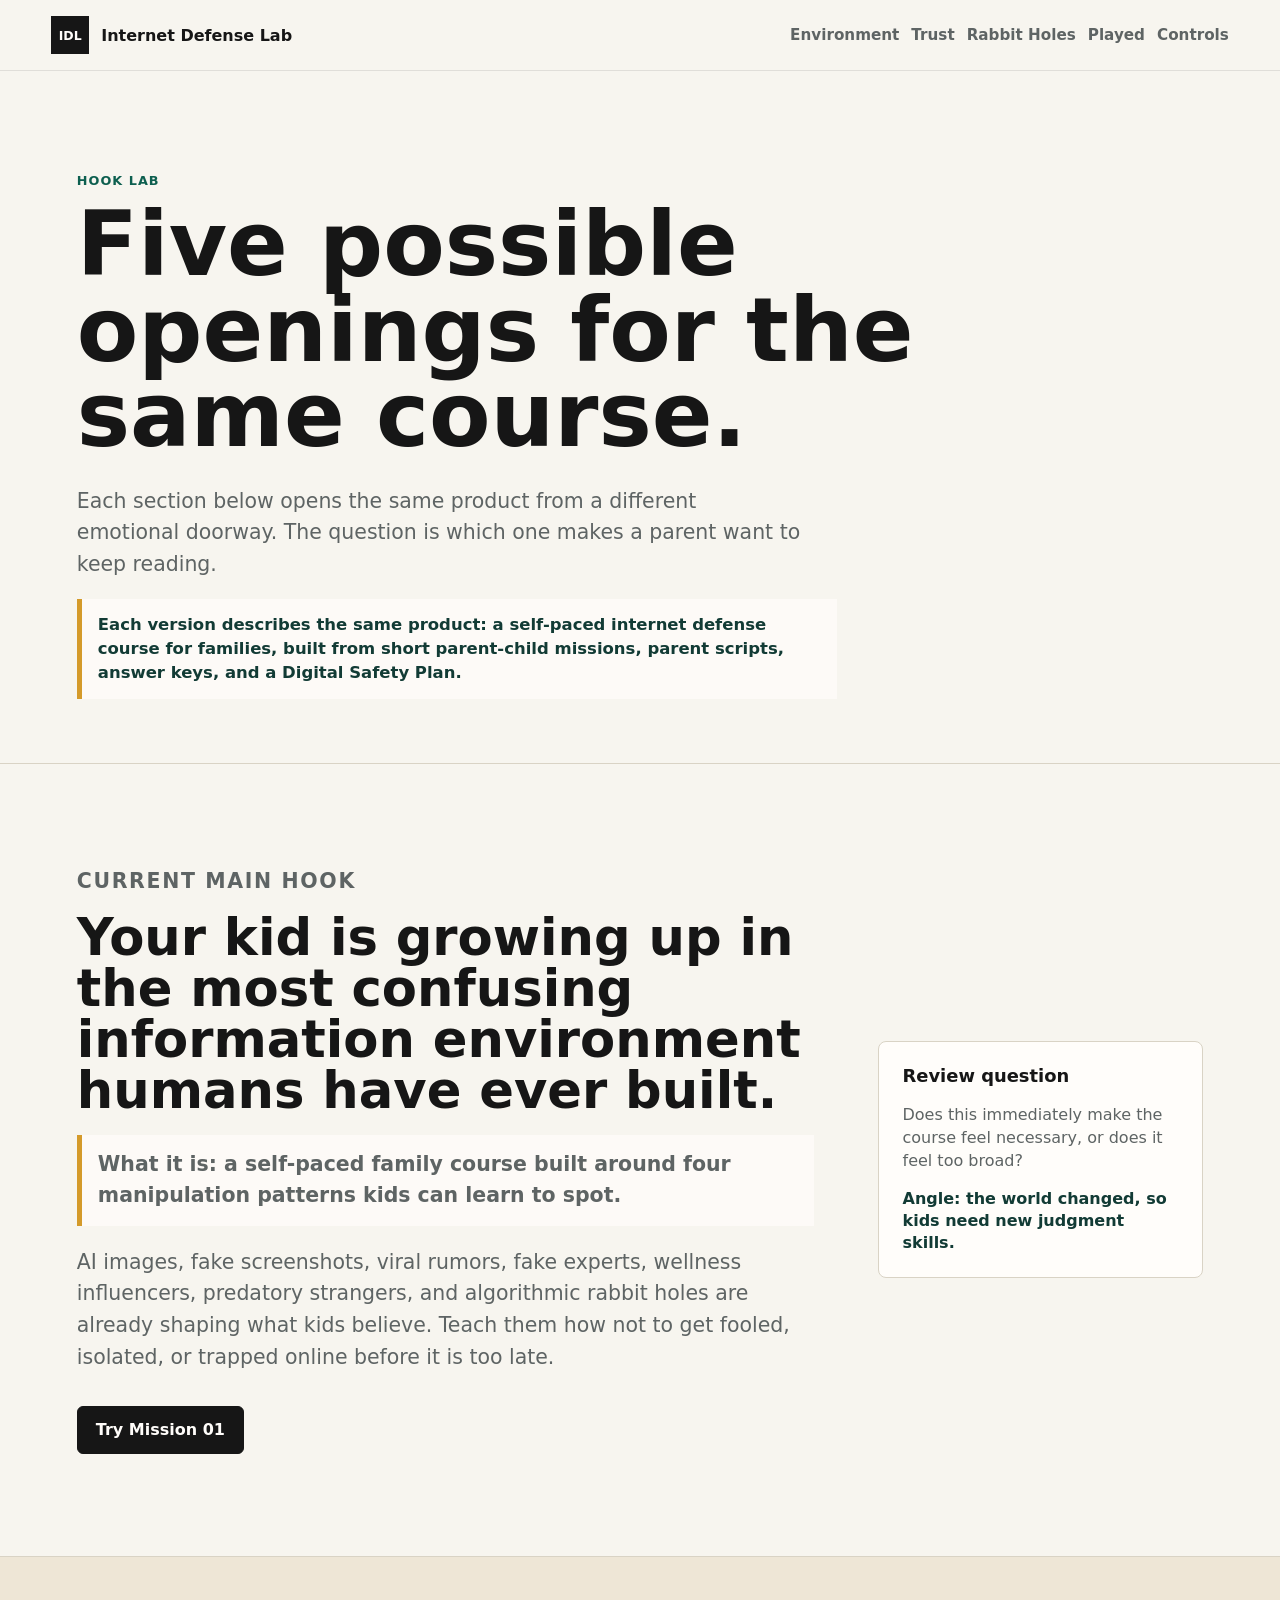
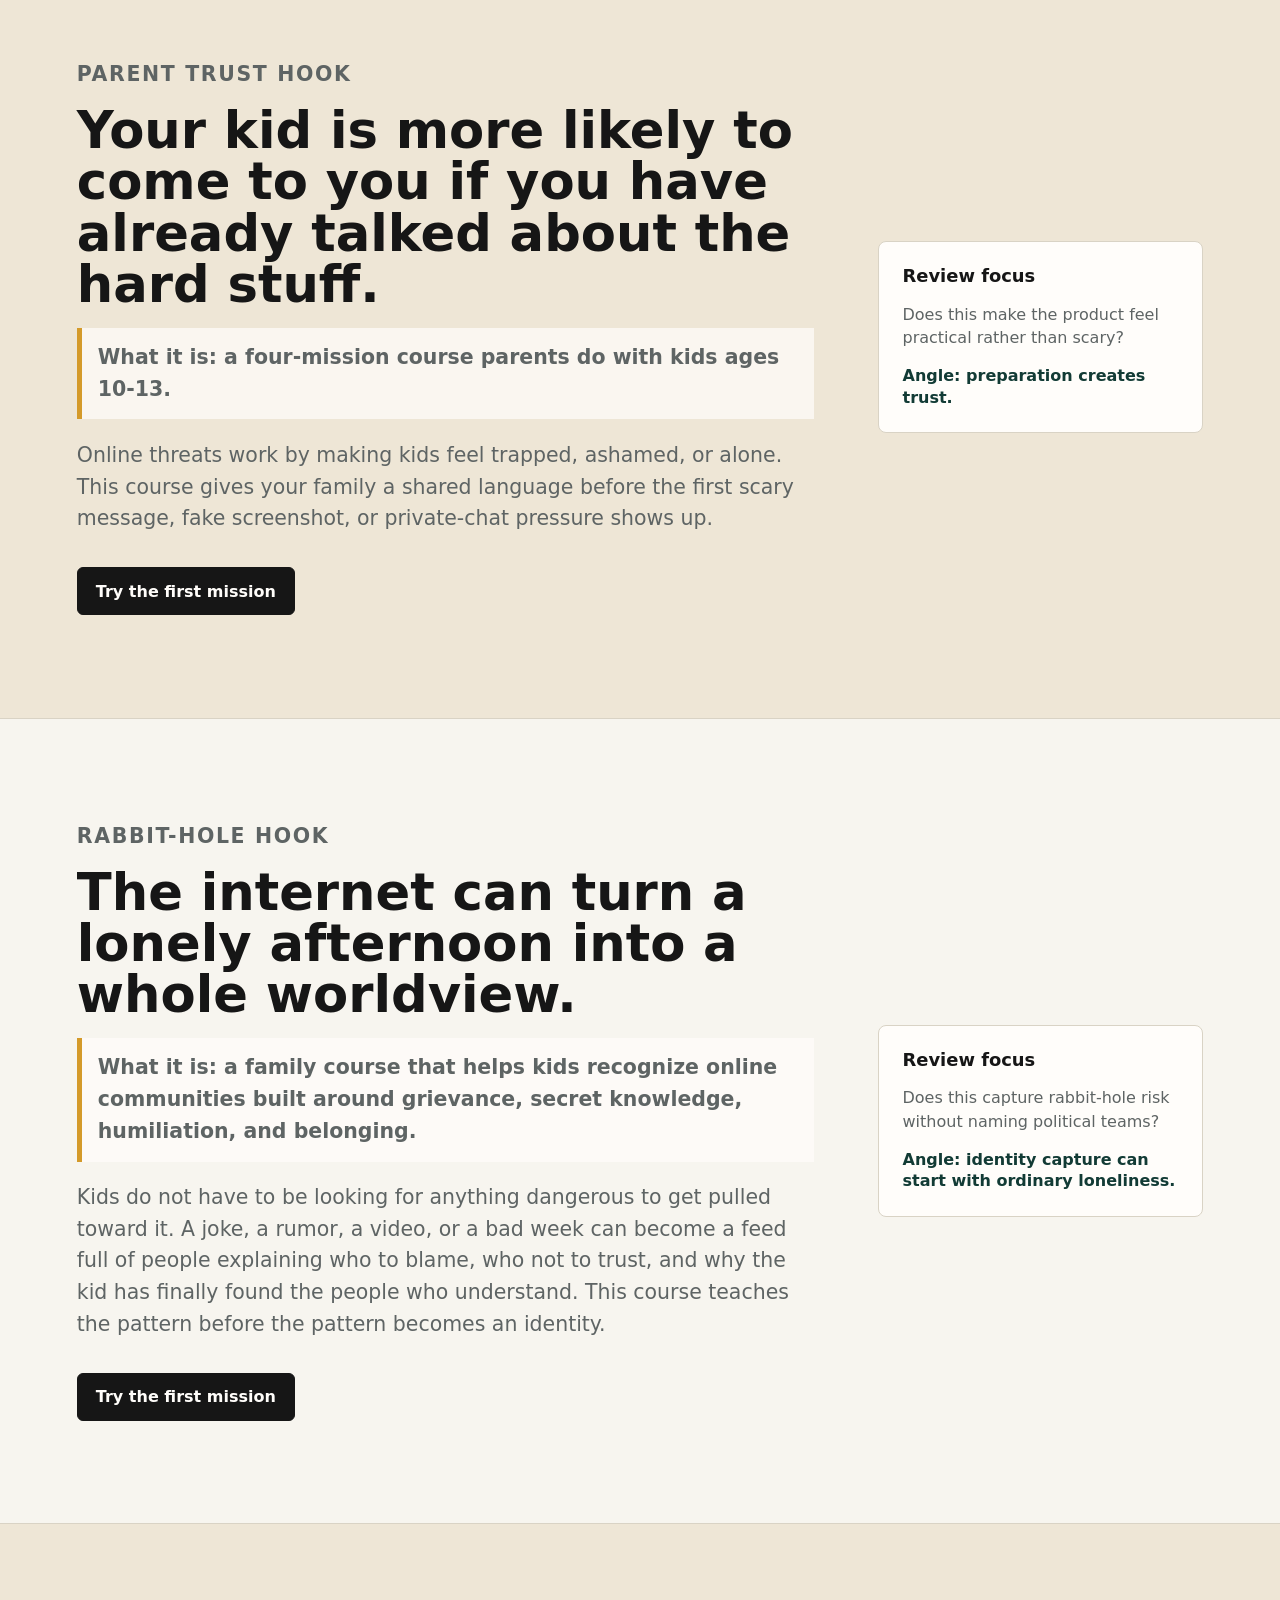
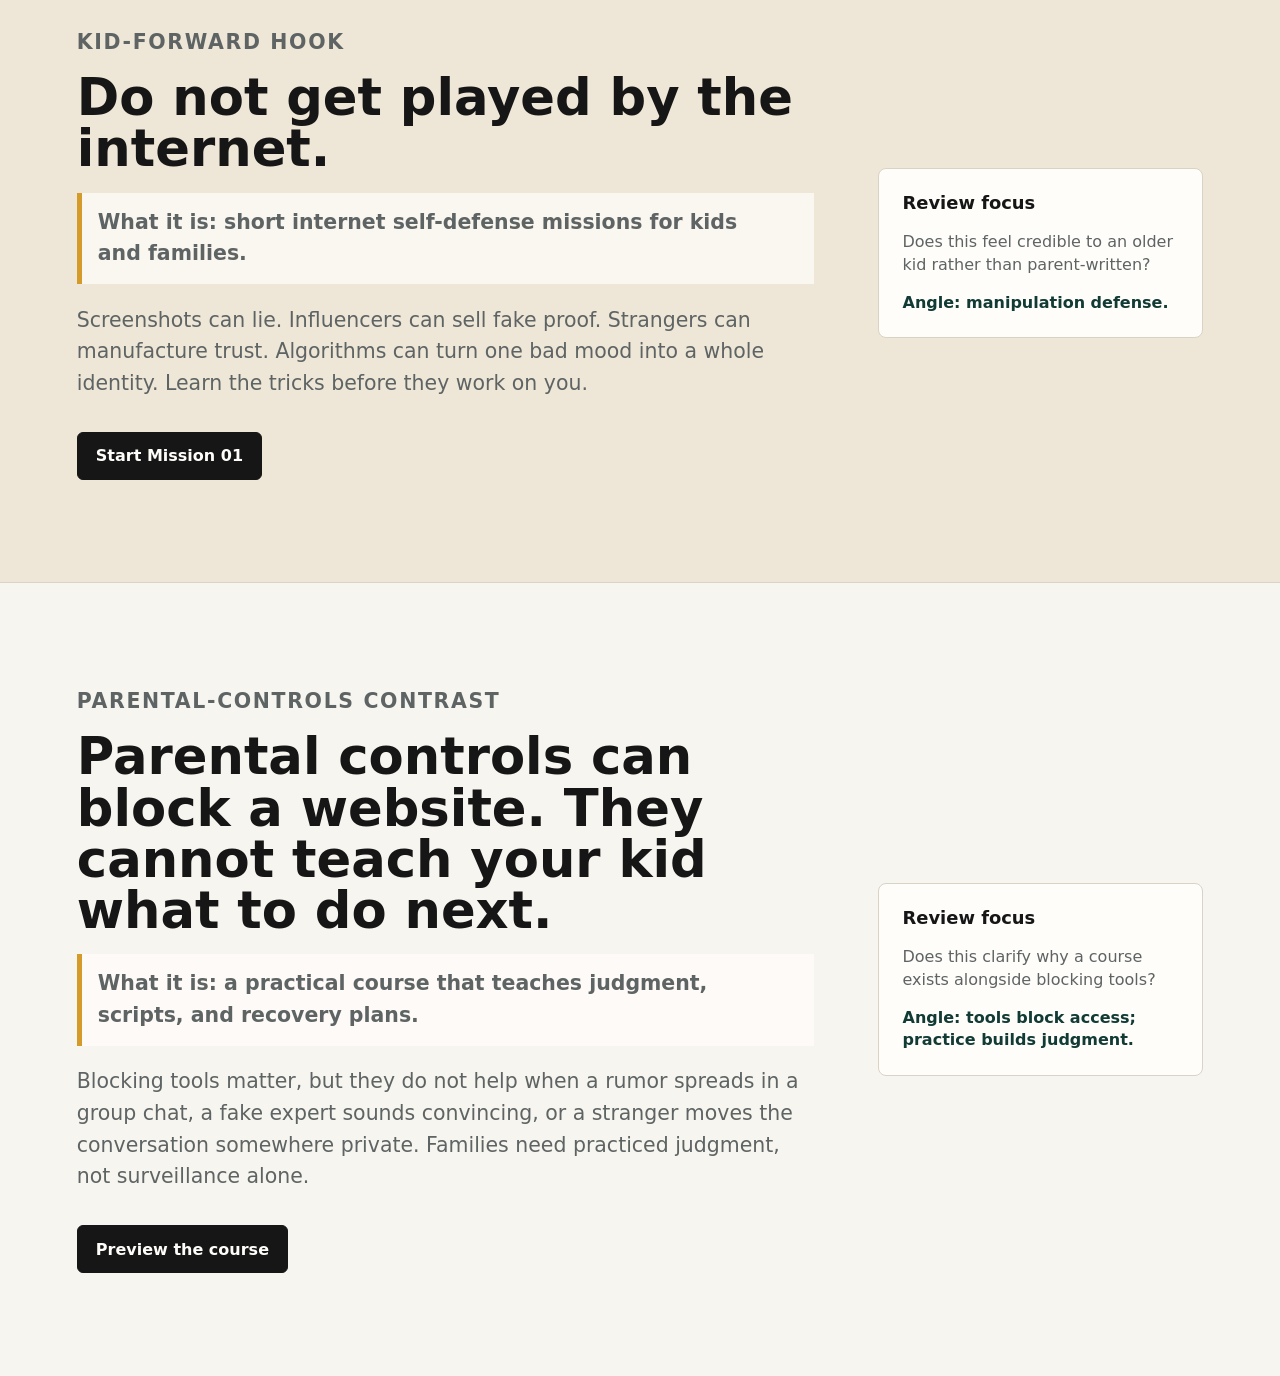
<file: index.html>
<!doctype html>
<html lang="en">
  <head>
    <meta charset="utf-8" />
    <meta http-equiv="refresh" content="0; url=./hooks.html" />
    <meta name="viewport" content="width=device-width, initial-scale=1" />
    <meta name="robots" content="noindex, nofollow" />
    <title>Hook Lab | Internet Defense Lab</title>
    <link rel="canonical" href="./hooks.html" />
  </head>
  <body>
    <p><a href="./hooks.html">Continue to the Hook Lab.</a></p>
  </body>
</html>
</file>
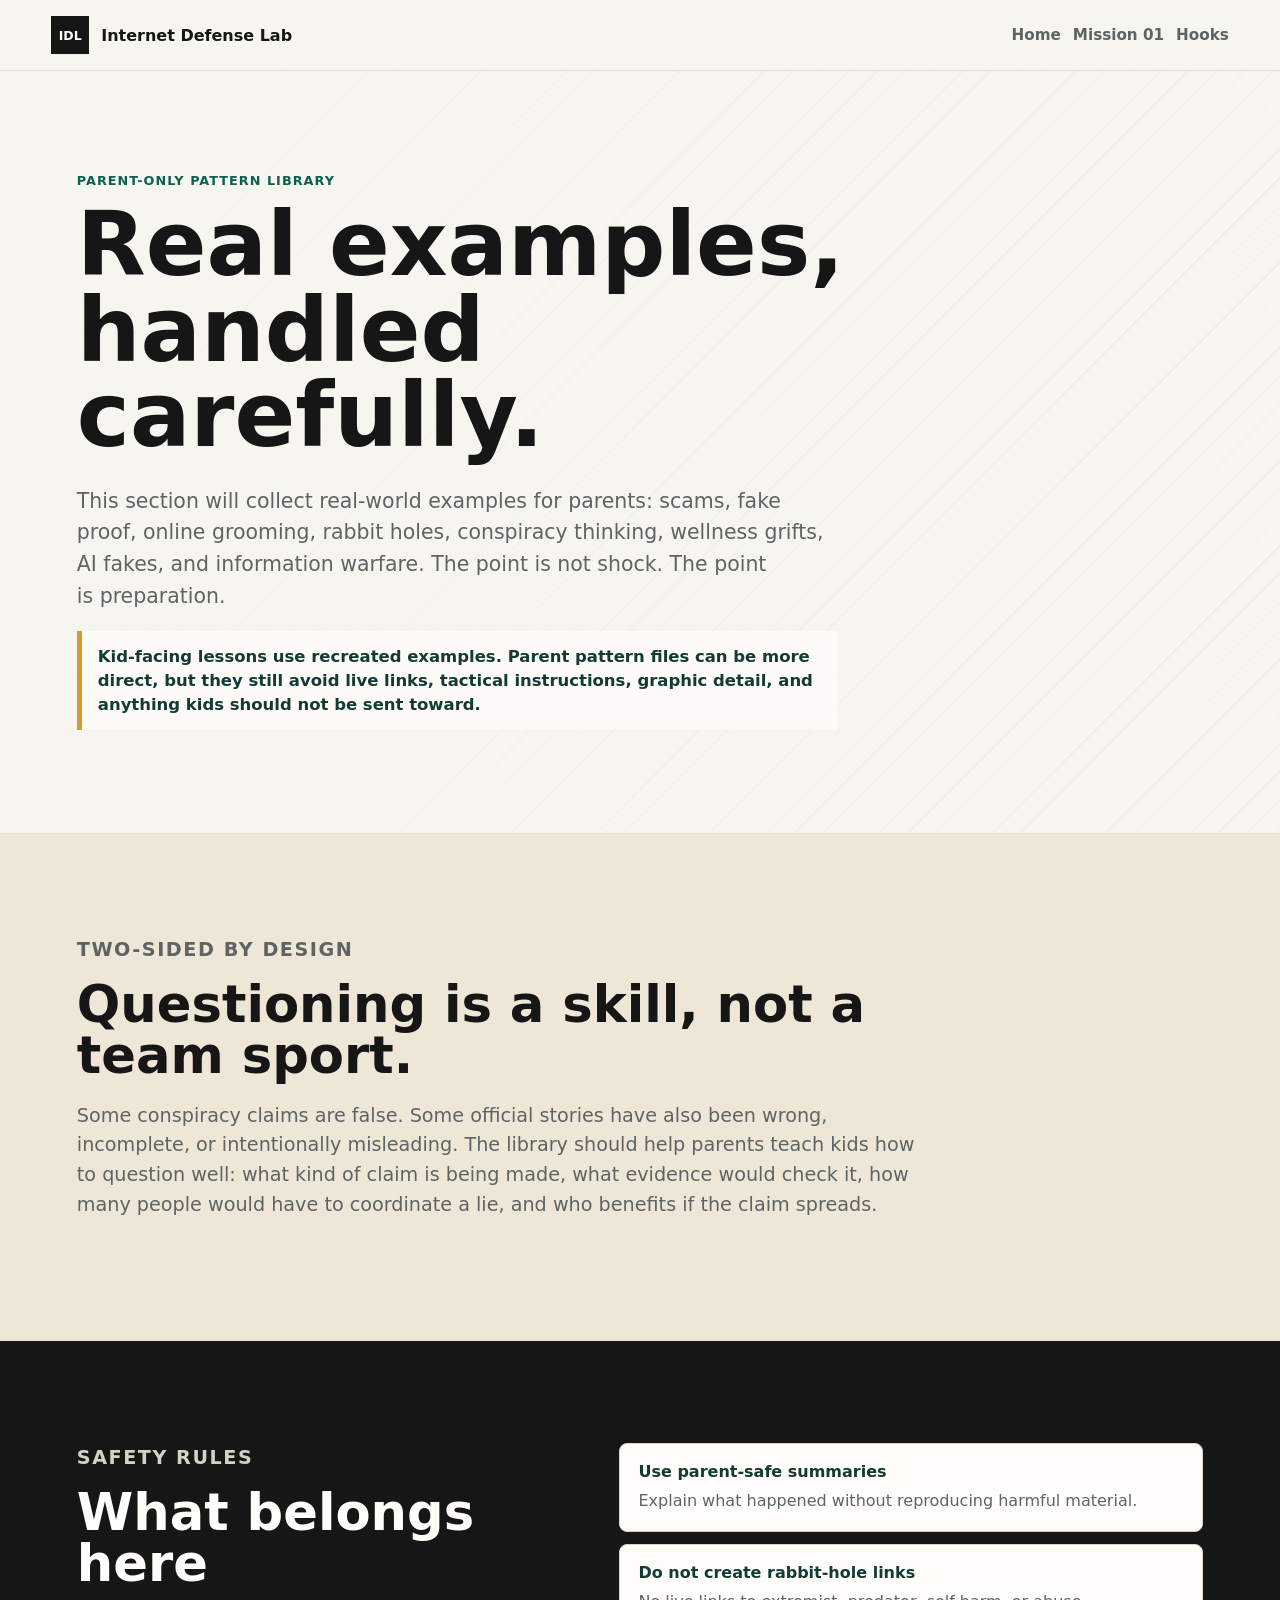
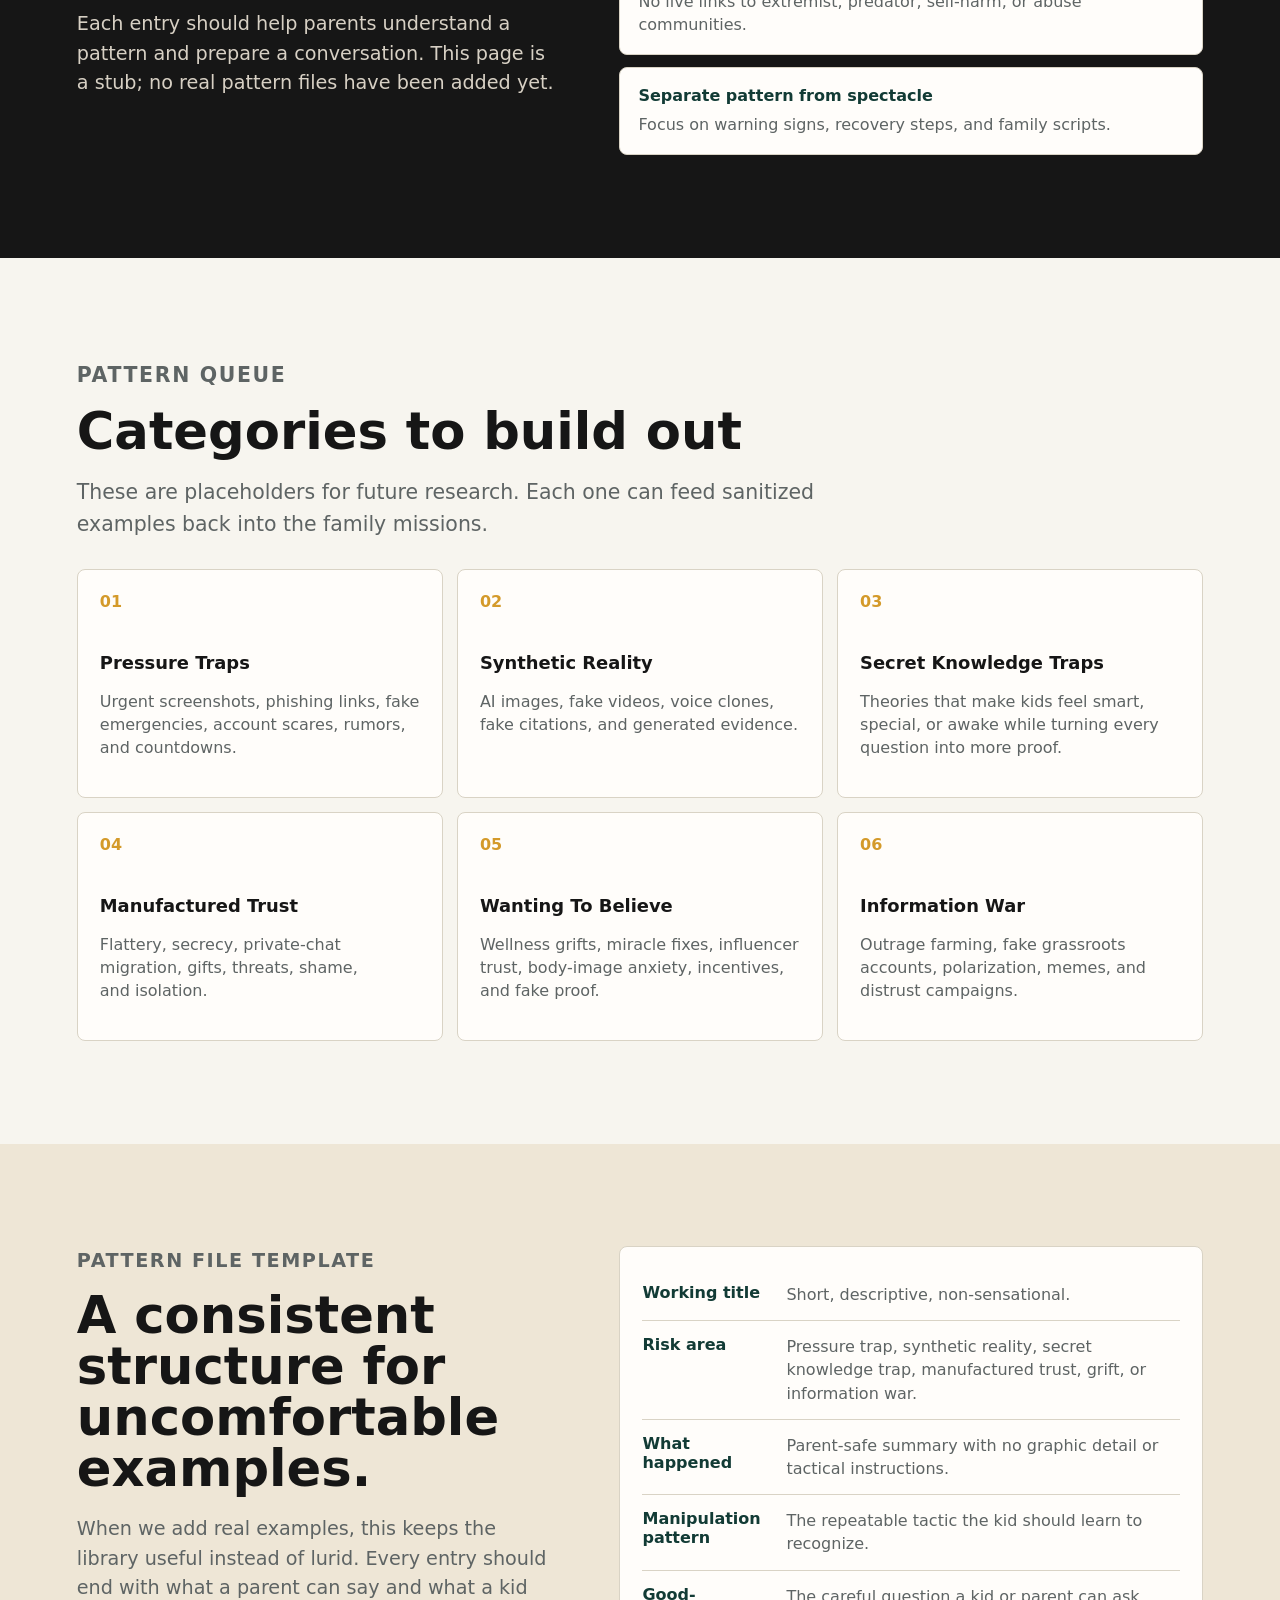
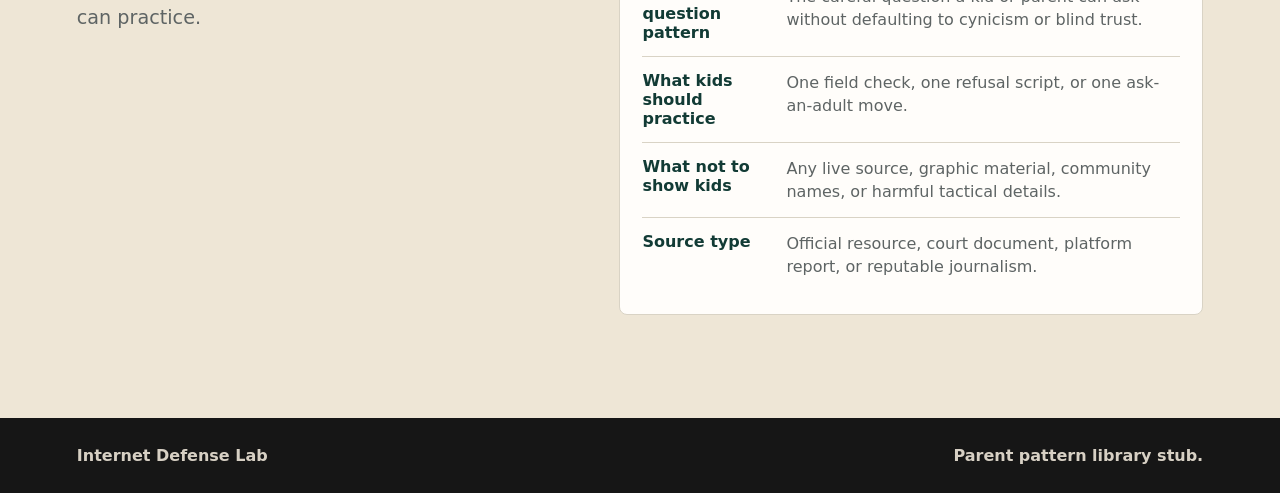
<file: case-library.html>
<!doctype html>
<html lang="en">
  <head>
    <meta charset="utf-8" />
    <meta http-equiv="refresh" content="0; url=./pattern-library.html" />
    <meta name="viewport" content="width=device-width, initial-scale=1" />
    <title>Pattern Library | Internet Defense Lab</title>
    <link
      rel="icon"
      href="data:image/svg+xml,%3Csvg xmlns='http://www.w3.org/2000/svg' viewBox='0 0 64 64'%3E%3Crect width='64' height='64' fill='%23161616'/%3E%3Cpath d='M15 18h34v8H15zm0 13h34v6H15zm0 11h22v6H15z' fill='%23fffdfa'/%3E%3Cpath d='M43 39l6 6 9-12' fill='none' stroke='%23d49a2a' stroke-width='5' stroke-linecap='square'/%3E%3C/svg%3E"
    />
    <link rel="canonical" href="./pattern-library.html" />
  </head>
  <body>
    <p><a href="./pattern-library.html">Continue to the Real-World Pattern Library.</a></p>
  </body>
</html>
</file>
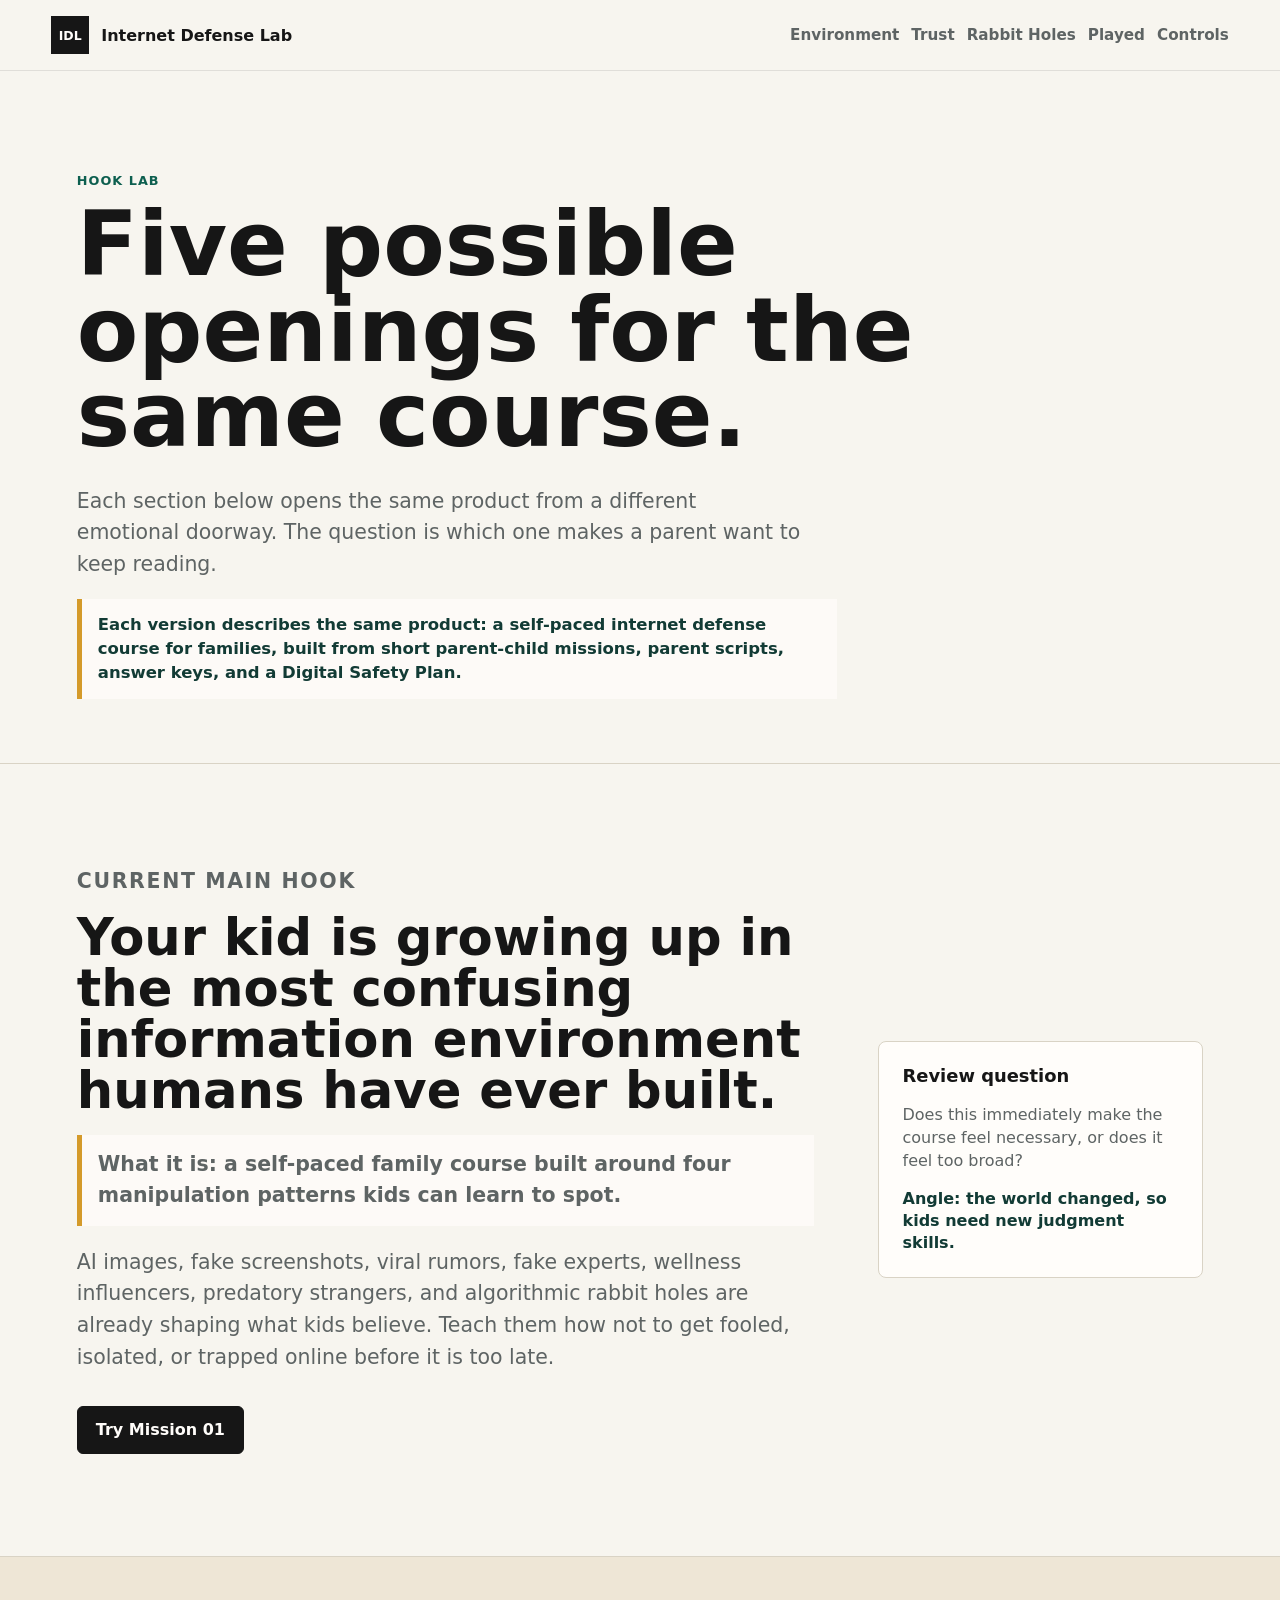
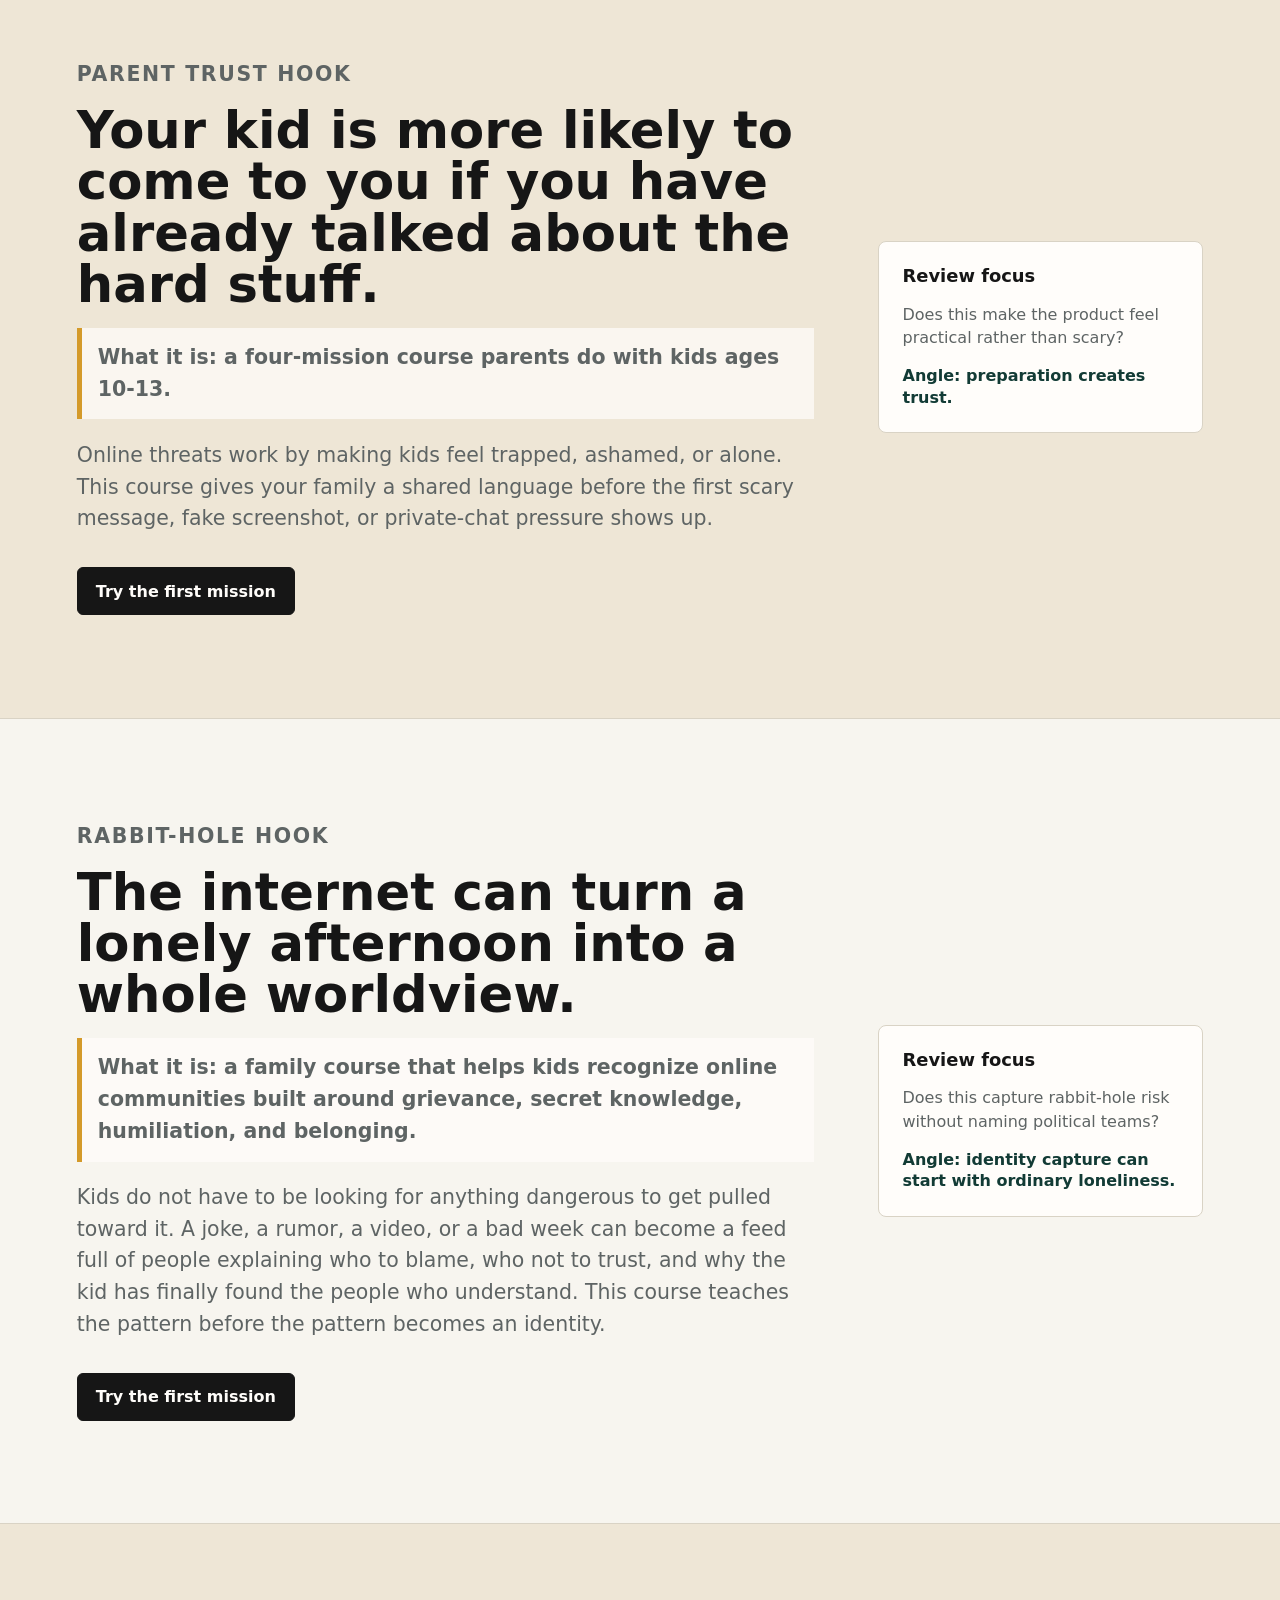
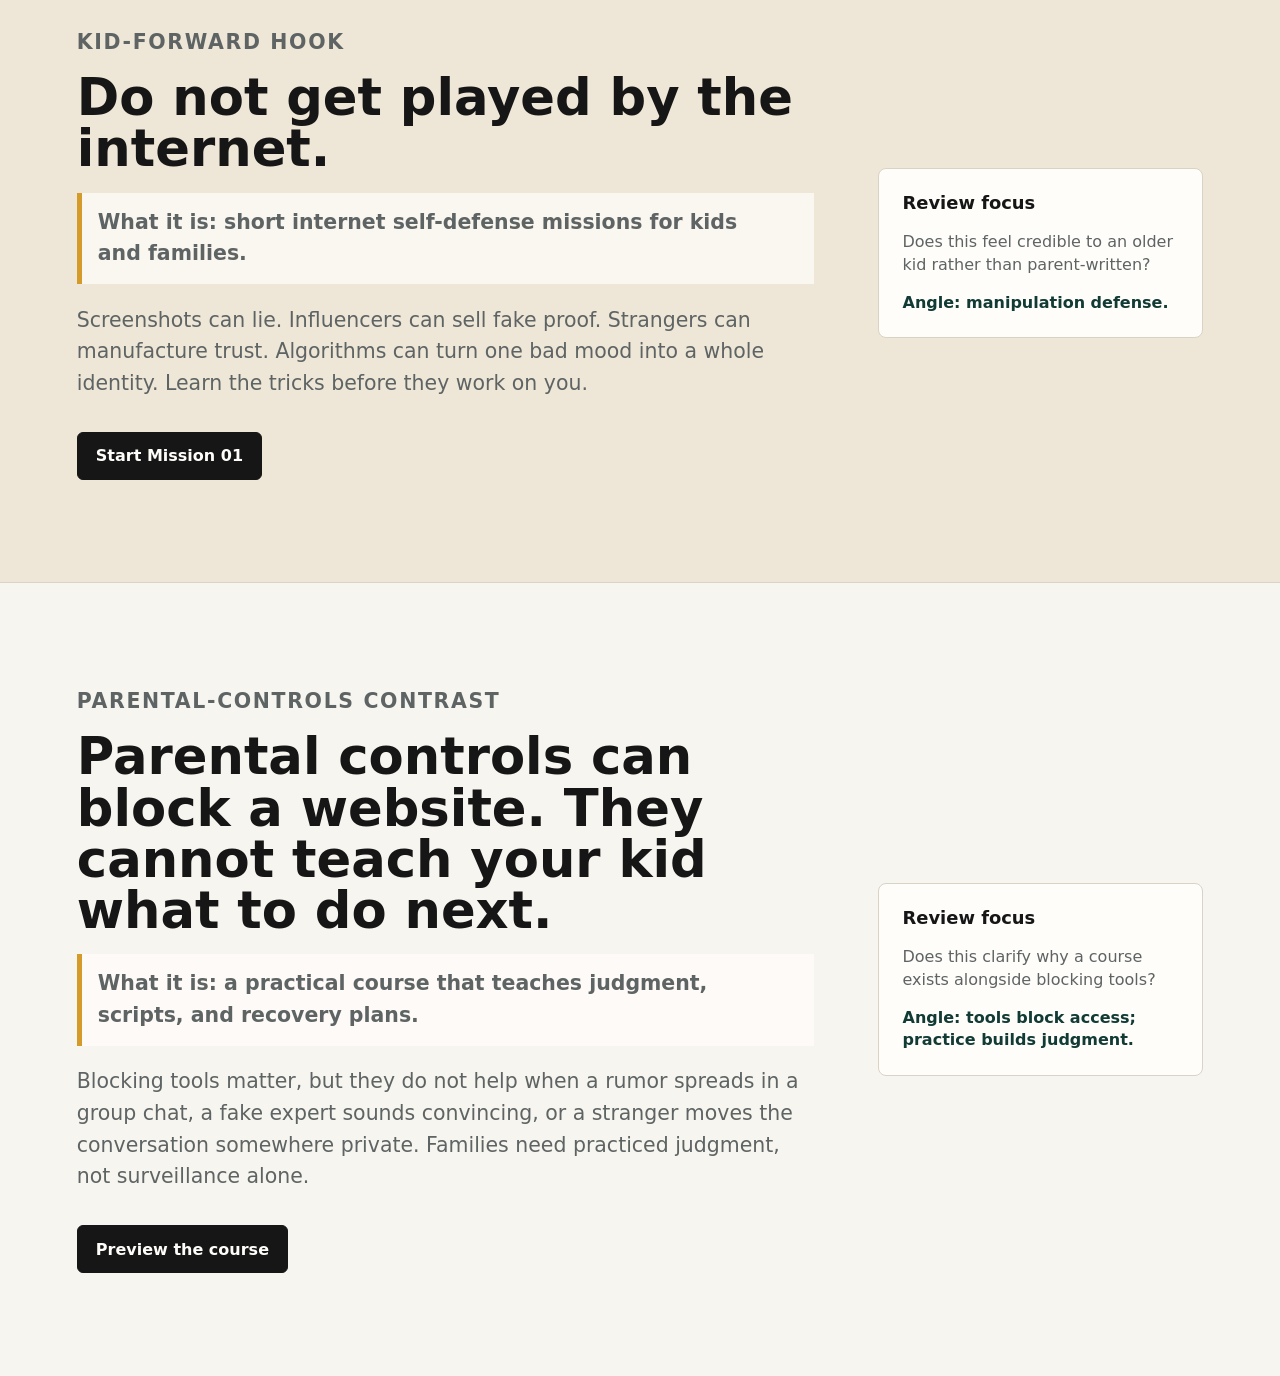
<file: hooks.html>
<!doctype html>
<html lang="en">
  <head>
    <meta charset="utf-8" />
    <meta name="viewport" content="width=device-width, initial-scale=1" />
    <title>Hook Lab | Internet Defense Lab</title>
    <link
      rel="icon"
      href="data:image/svg+xml,%3Csvg xmlns='http://www.w3.org/2000/svg' viewBox='0 0 64 64'%3E%3Crect width='64' height='64' fill='%23161616'/%3E%3Cpath d='M15 18h34v8H15zm0 13h34v6H15zm0 11h22v6H15z' fill='%23fffdfa'/%3E%3Cpath d='M43 39l6 6 9-12' fill='none' stroke='%23d49a2a' stroke-width='5' stroke-linecap='square'/%3E%3C/svg%3E"
    />
    <link rel="stylesheet" href="./styles.css" />
  </head>
  <body>
    <header class="site-header">
      <a class="brand" href="#top">
        <span class="brand-mark">IDL</span>
        <span>Internet Defense Lab</span>
      </a>
      <nav class="nav" aria-label="Hook navigation">
        <a href="#environment">Environment</a>
        <a href="#trust">Trust</a>
        <a href="#rabbit-holes">Rabbit Holes</a>
        <a href="#played">Played</a>
        <a href="#controls">Controls</a>
      </nav>
    </header>

    <main>
      <section id="top" class="hook-intro">
        <p class="eyebrow">Hook Lab</p>
        <h1>Five possible openings for the same course.</h1>
        <p class="hero-subhead">
          Each section below opens the same product from a different emotional doorway. The question is which one makes
          a parent want to keep reading.
        </p>
        <p class="plain-offer">
          Each version describes the same product: a self-paced internet defense course for families, built from
          short parent-child missions, parent scripts, answer keys, and a Digital Safety Plan.
        </p>
      </section>

      <section id="environment" class="hook-variant">
        <div class="hook-copy">
          <p class="eyebrow">Current main hook</p>
          <h2>Your kid is growing up in the most confusing information environment humans have ever built.</h2>
          <p class="hook-definition">
            What it is: a self-paced family course built around four manipulation patterns kids can learn to spot.
          </p>
          <p>
            AI images, fake screenshots, viral rumors, fake experts, wellness influencers, predatory strangers, and
            algorithmic rabbit holes are already shaping what kids believe. Teach them how not to get fooled, isolated,
            or trapped online before it is too late.
          </p>
          <div class="hero-actions">
            <a class="button primary" href="./mission-01.html">Try Mission 01</a>
          </div>
        </div>
        <aside class="hook-notes">
          <h3>Review question</h3>
          <p>Does this immediately make the course feel necessary, or does it feel too broad?</p>
          <strong>Angle: the world changed, so kids need new judgment skills.</strong>
        </aside>
      </section>

      <section id="trust" class="hook-variant alt">
        <div class="hook-copy">
          <p class="eyebrow">Parent trust hook</p>
          <h2>Your kid is more likely to come to you if you have already talked about the hard stuff.</h2>
          <p class="hook-definition">What it is: a four-mission course parents do with kids ages 10-13.</p>
          <p>
            Online threats work by making kids feel trapped, ashamed, or alone. This course gives your family a shared
            language before the first scary message, fake screenshot, or private-chat pressure shows up.
          </p>
          <div class="hero-actions">
            <a class="button primary" href="./mission-01.html">Try the first mission</a>
          </div>
        </div>
        <aside class="hook-notes">
          <h3>Review focus</h3>
          <p>Does this make the product feel practical rather than scary?</p>
          <strong>Angle: preparation creates trust.</strong>
        </aside>
      </section>

      <section id="rabbit-holes" class="hook-variant">
        <div class="hook-copy">
          <p class="eyebrow">Rabbit-hole hook</p>
          <h2>The internet can turn a lonely afternoon into a whole worldview.</h2>
          <p class="hook-definition">
            What it is: a family course that helps kids recognize online communities built around grievance, secret
            knowledge, humiliation, and belonging.
          </p>
          <p>
            Kids do not have to be looking for anything dangerous to get pulled toward it. A joke, a rumor, a video, or
            a bad week can become a feed full of people explaining who to blame, who not to trust, and why the kid has
            finally found the people who understand. This course teaches the pattern before the pattern becomes an
            identity.
          </p>
          <div class="hero-actions">
            <a class="button primary" href="./mission-01.html">Try the first mission</a>
          </div>
        </div>
        <aside class="hook-notes">
          <h3>Review focus</h3>
          <p>Does this capture rabbit-hole risk without naming political teams?</p>
          <strong>Angle: identity capture can start with ordinary loneliness.</strong>
        </aside>
      </section>

      <section id="played" class="hook-variant alt">
        <div class="hook-copy">
          <p class="eyebrow">Kid-forward hook</p>
          <h2>Do not get played by the internet.</h2>
          <p class="hook-definition">What it is: short internet self-defense missions for kids and families.</p>
          <p>
            Screenshots can lie. Influencers can sell fake proof. Strangers can manufacture trust. Algorithms can turn
            one bad mood into a whole identity. Learn the tricks before they work on you.
          </p>
          <div class="hero-actions">
            <a class="button primary" href="./mission-01.html">Start Mission 01</a>
          </div>
        </div>
        <aside class="hook-notes">
          <h3>Review focus</h3>
          <p>Does this feel credible to an older kid rather than parent-written?</p>
          <strong>Angle: manipulation defense.</strong>
        </aside>
      </section>

      <section id="controls" class="hook-variant">
        <div class="hook-copy">
          <p class="eyebrow">Parental-controls contrast</p>
          <h2>Parental controls can block a website. They cannot teach your kid what to do next.</h2>
          <p class="hook-definition">What it is: a practical course that teaches judgment, scripts, and recovery plans.</p>
          <p>
            Blocking tools matter, but they do not help when a rumor spreads in a group chat, a fake expert sounds
            convincing, or a stranger moves the conversation somewhere private. Families need practiced judgment, not
            surveillance alone.
          </p>
          <div class="hero-actions">
            <a class="button primary" href="./mission-01.html">Preview the course</a>
          </div>
        </div>
        <aside class="hook-notes">
          <h3>Review focus</h3>
          <p>Does this clarify why a course exists alongside blocking tools?</p>
          <strong>Angle: tools block access; practice builds judgment.</strong>
        </aside>
      </section>
    </main>
  </body>
</html>
</file>
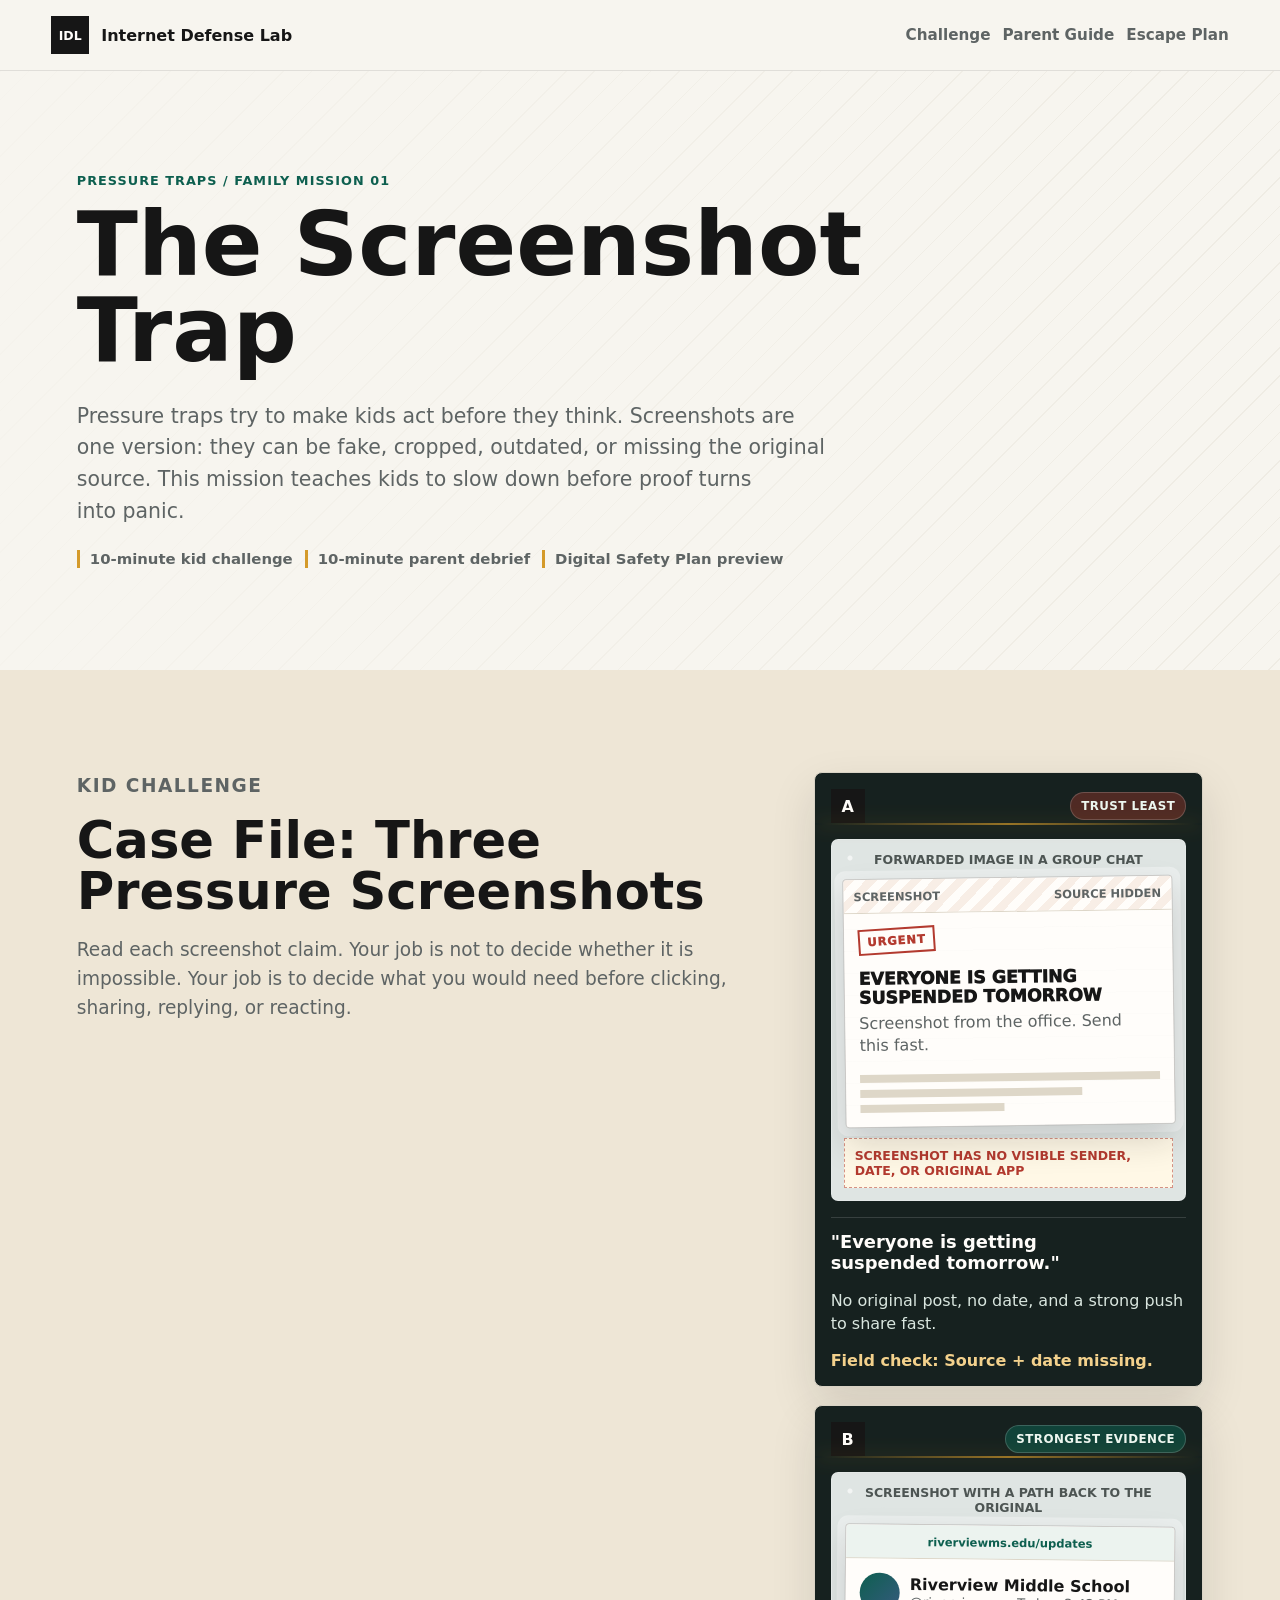
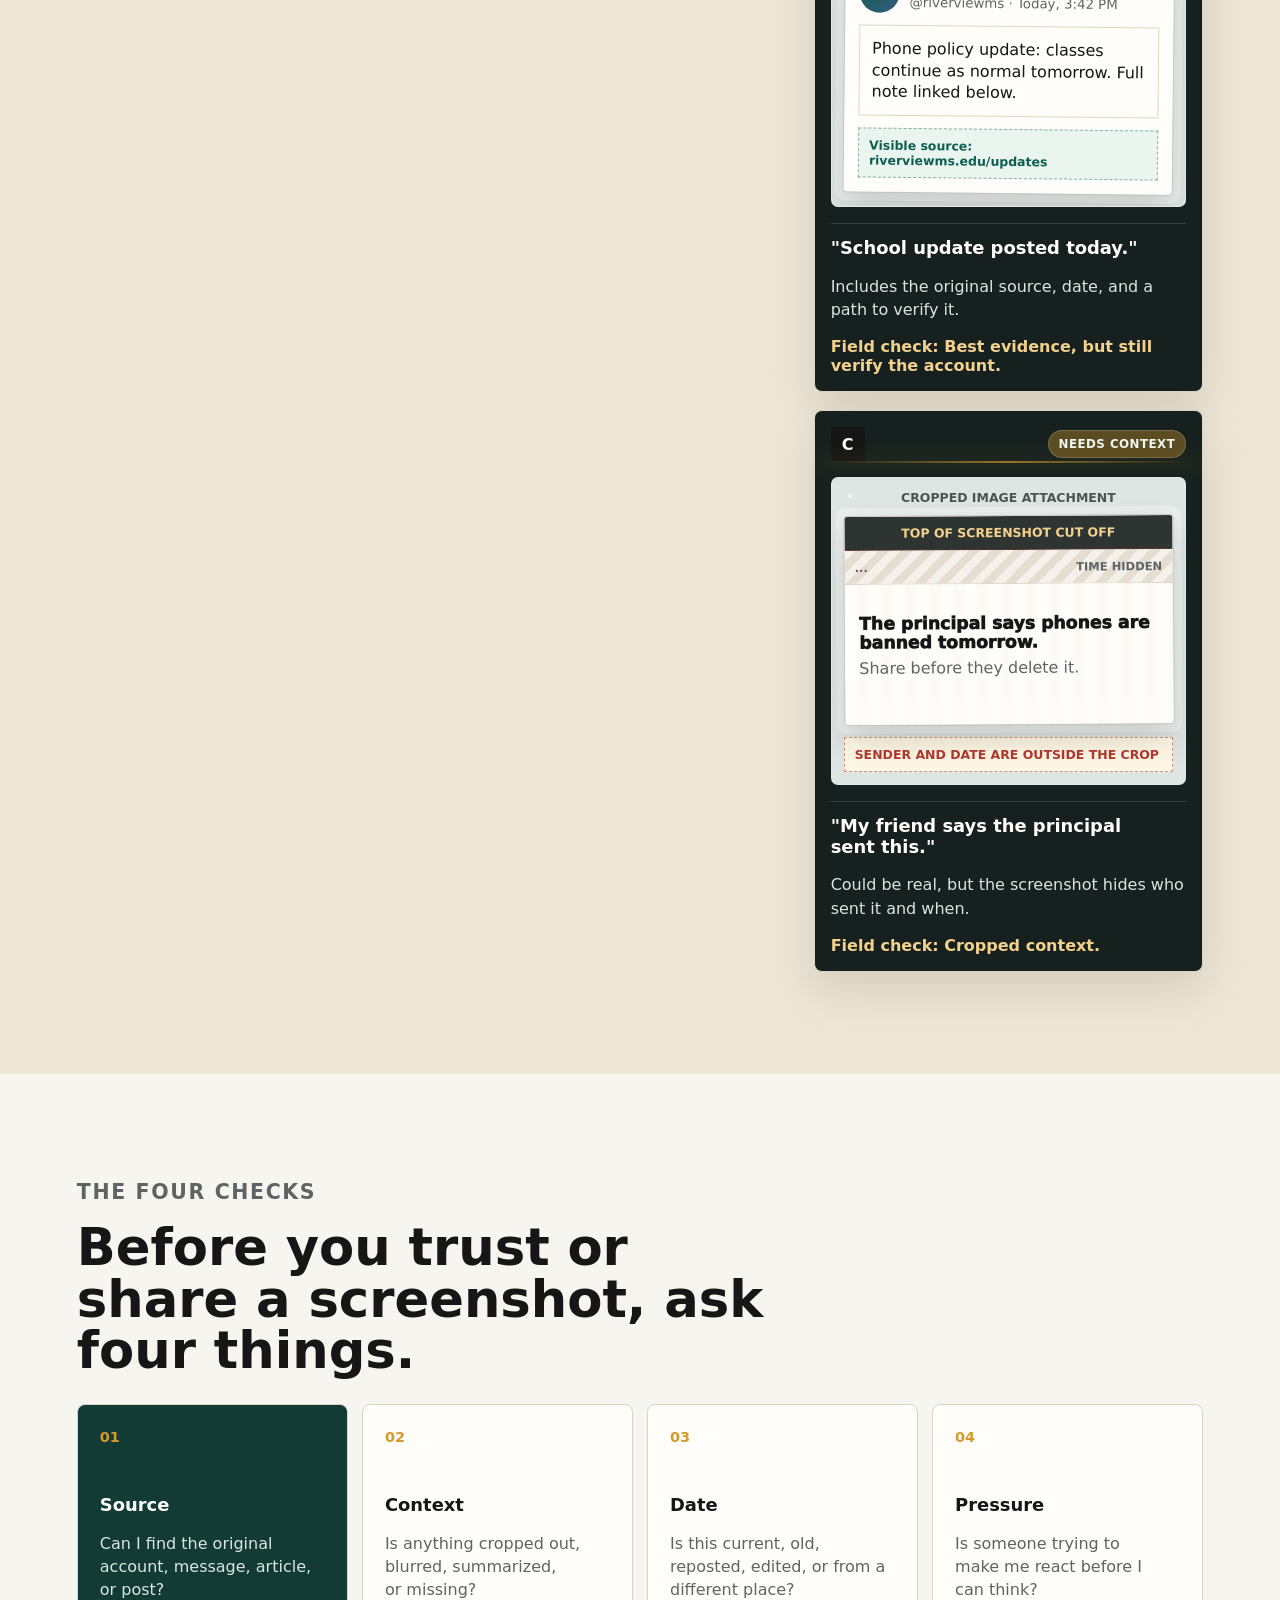
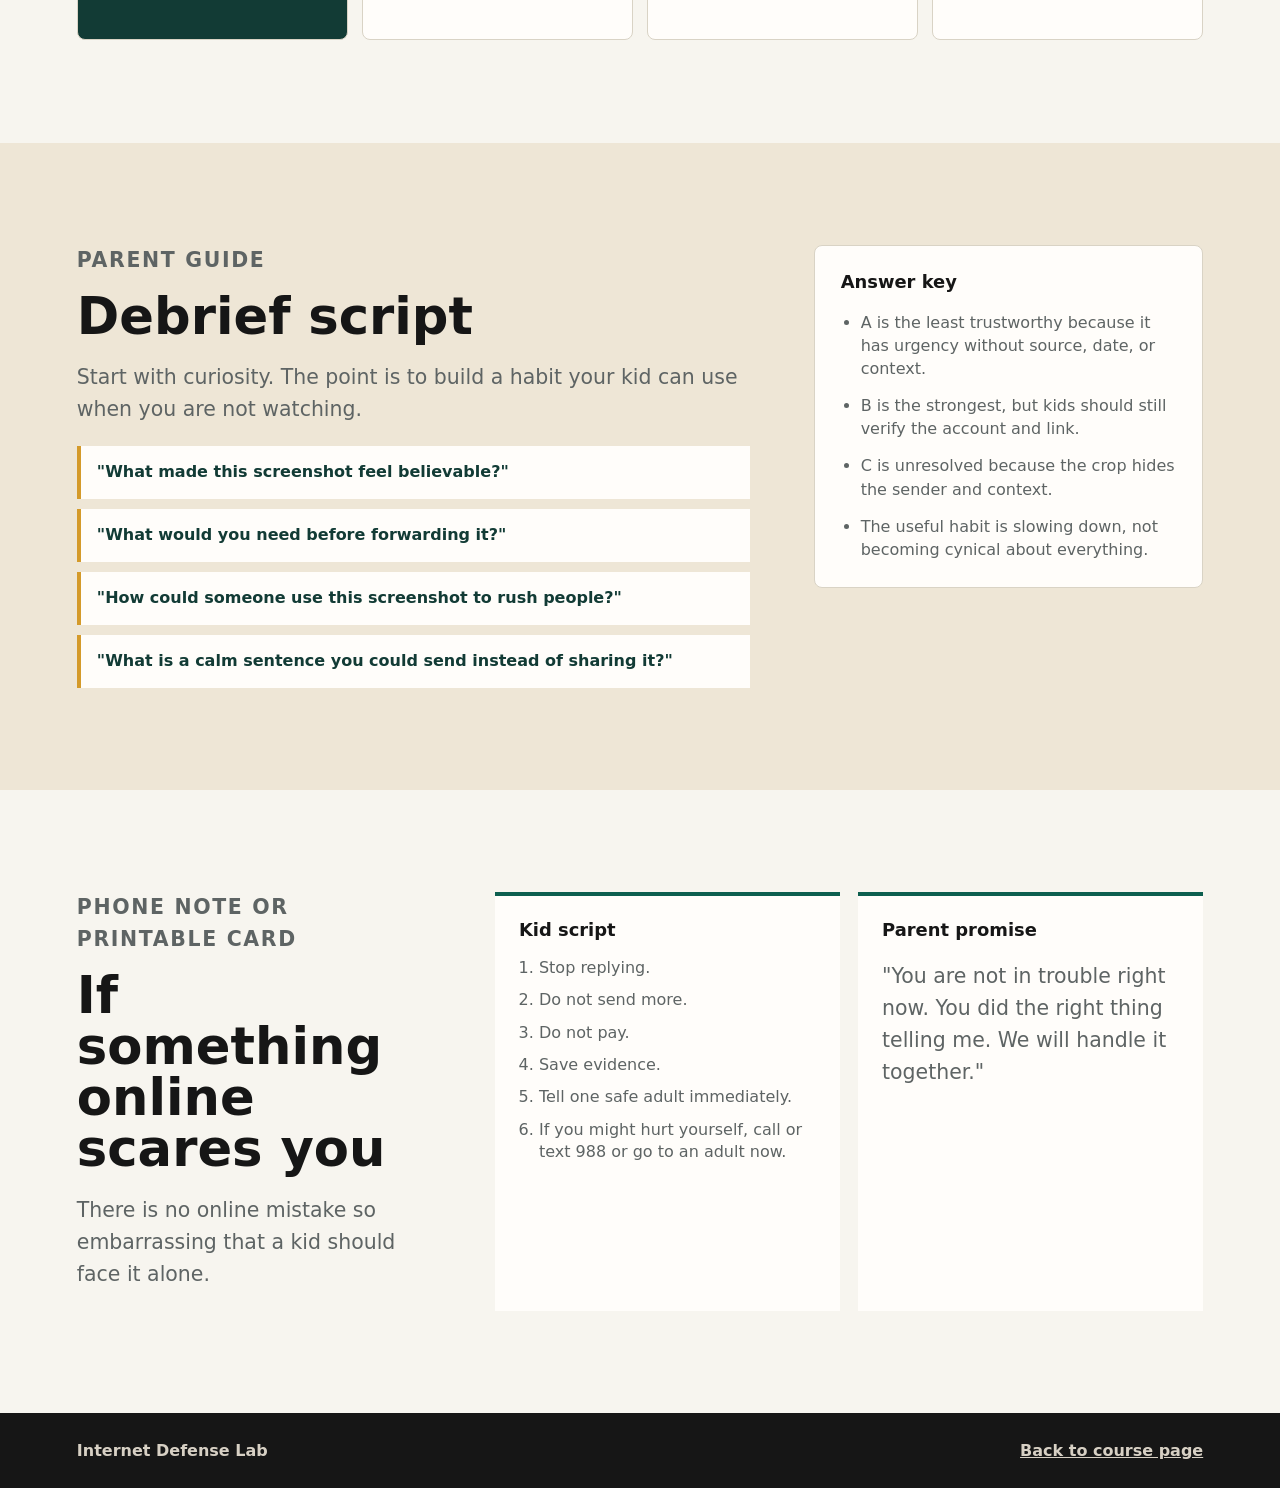
<file: mission-01.html>
<!doctype html>
<html lang="en">
  <head>
    <meta charset="utf-8" />
    <meta name="viewport" content="width=device-width, initial-scale=1" />
    <title>Pressure Traps: The Screenshot Trap | Internet Defense Lab</title>
    <link
      rel="icon"
      href="data:image/svg+xml,%3Csvg xmlns='http://www.w3.org/2000/svg' viewBox='0 0 64 64'%3E%3Crect width='64' height='64' fill='%23161616'/%3E%3Cpath d='M15 18h34v8H15zm0 13h34v6H15zm0 11h22v6H15z' fill='%23fffdfa'/%3E%3Cpath d='M43 39l6 6 9-12' fill='none' stroke='%23d49a2a' stroke-width='5' stroke-linecap='square'/%3E%3C/svg%3E"
    />
    <link rel="stylesheet" href="./styles.css" />
  </head>
  <body>
    <header class="site-header">
      <a class="brand" href="./index.html">
        <span class="brand-mark">IDL</span>
        <span>Internet Defense Lab</span>
      </a>
      <nav class="nav" aria-label="Mission navigation">
        <a href="#challenge">Challenge</a>
        <a href="#guide">Parent Guide</a>
        <a href="#escape">Escape Plan</a>
      </nav>
    </header>

    <main>
      <section class="mission-hero">
        <p class="eyebrow">Pressure Traps / Family Mission 01</p>
        <h1>The Screenshot Trap</h1>
        <p class="hero-subhead">
          Pressure traps try to make kids act before they think. Screenshots are one version: they can be fake, cropped,
          outdated, or missing the original source. This mission teaches kids to slow down before proof turns into panic.
        </p>
        <div class="trust-line">
          <span>10-minute kid challenge</span>
          <span>10-minute parent debrief</span>
          <span>Digital Safety Plan preview</span>
        </div>
      </section>

      <section id="challenge" class="lesson-band">
        <div class="lesson-main">
          <p class="eyebrow">Kid challenge</p>
          <h2>Case File: Three Pressure Screenshots</h2>
          <p>
            Read each screenshot claim. Your job is not to decide whether it is impossible. Your job is to decide what
            you would need before clicking, sharing, replying, or reacting.
          </p>
        </div>
        <div class="case-stack">
          <article class="case-file">
            <div class="case-meta">
              <span class="tag">A</span>
              <span class="case-status risk">Trust least</span>
            </div>
            <div class="screenshot-frame screenshot-attachment">
              <div class="sent-caption">Forwarded image in a group chat</div>
              <div class="image-attachment">
                <div class="capture-header missing-source">
                  <span>Screenshot</span>
                  <span>source hidden</span>
                </div>
                <div class="capture-body rumor-capture">
                  <span class="urgent-stamp">urgent</span>
                  <p class="screenshot-claim">EVERYONE IS GETTING SUSPENDED TOMORROW</p>
                  <p class="screenshot-subclaim">Screenshot from the office. Send this fast.</p>
                  <div class="redacted-lines" aria-hidden="true">
                    <span></span>
                    <span></span>
                    <span></span>
                  </div>
                </div>
              </div>
              <div class="crop-warning">Screenshot has no visible sender, date, or original app</div>
            </div>
            <div class="case-analysis">
              <h3>"Everyone is getting suspended tomorrow."</h3>
              <p>No original post, no date, and a strong push to share fast.</p>
              <strong>Field check: Source + date missing.</strong>
            </div>
          </article>
          <article class="case-file">
            <div class="case-meta">
              <span class="tag">B</span>
              <span class="case-status check">Strongest evidence</span>
            </div>
            <div class="screenshot-frame screenshot-attachment">
              <div class="sent-caption">Screenshot with a path back to the original</div>
              <div class="image-attachment">
                <div class="browser-bar">riverviewms.edu/updates</div>
                <div class="capture-body verified-capture">
                  <div class="post-author">
                    <span class="post-avatar"></span>
                    <div>
                      <strong>Riverview Middle School</strong>
                      <small>@riverviewms · Today, 3:42 PM</small>
                    </div>
                  </div>
                  <p class="post-body">Phone policy update: classes continue as normal tomorrow. Full note linked below.</p>
                  <div class="source-link">Visible source: riverviewms.edu/updates</div>
                </div>
              </div>
            </div>
            <div class="case-analysis">
              <h3>"School update posted today."</h3>
              <p>Includes the original source, date, and a path to verify it.</p>
              <strong>Field check: Best evidence, but still verify the account.</strong>
            </div>
          </article>
          <article class="case-file">
            <div class="case-meta">
              <span class="tag">C</span>
              <span class="case-status caution">Needs context</span>
            </div>
            <div class="screenshot-frame screenshot-attachment">
              <div class="sent-caption">Cropped image attachment</div>
              <div class="image-attachment cropped-attachment">
                <div class="missing-strip">top of screenshot cut off</div>
                <div class="capture-header cropped">
                  <span>...</span>
                  <span>time hidden</span>
                </div>
                <div class="capture-body cropped-capture">
                  <p class="screenshot-claim">The principal says phones are banned tomorrow.</p>
                  <p class="screenshot-subclaim">Share before they delete it.</p>
                </div>
              </div>
              <div class="crop-warning">Sender and date are outside the crop</div>
            </div>
            <div class="case-analysis">
              <h3>"My friend says the principal sent this."</h3>
              <p>Could be real, but the screenshot hides who sent it and when.</p>
              <strong>Field check: Cropped context.</strong>
            </div>
          </article>
        </div>
      </section>

      <section class="section">
        <div class="section-heading">
          <p class="eyebrow">The four checks</p>
          <h2>Before you trust or share a screenshot, ask four things.</h2>
        </div>
        <div class="mission-grid">
          <article class="mission-card active">
            <span>01</span>
            <h3>Source</h3>
            <p>Can I find the original account, message, article, or post?</p>
          </article>
          <article class="mission-card">
            <span>02</span>
            <h3>Context</h3>
            <p>Is anything cropped out, blurred, summarized, or missing?</p>
          </article>
          <article class="mission-card">
            <span>03</span>
            <h3>Date</h3>
            <p>Is this current, old, reposted, edited, or from a different place?</p>
          </article>
          <article class="mission-card">
            <span>04</span>
            <h3>Pressure</h3>
            <p>Is someone trying to make me react before I can think?</p>
          </article>
        </div>
      </section>

      <section id="guide" class="sample-section">
        <div class="sample-copy">
          <p class="eyebrow">Parent guide</p>
          <h2>Debrief script</h2>
          <p>
            Start with curiosity. The point is to build a habit your kid can use when you are not watching.
          </p>
          <div class="script-block">
            <p>"What made this screenshot feel believable?"</p>
            <p>"What would you need before forwarding it?"</p>
            <p>"How could someone use this screenshot to rush people?"</p>
            <p>"What is a calm sentence you could send instead of sharing it?"</p>
          </div>
        </div>
        <div class="checklist">
          <h3>Answer key</h3>
          <ul>
            <li>A is the least trustworthy because it has urgency without source, date, or context.</li>
            <li>B is the strongest, but kids should still verify the account and link.</li>
            <li>C is unresolved because the crop hides the sender and context.</li>
            <li>The useful habit is slowing down, not becoming cynical about everything.</li>
          </ul>
        </div>
      </section>

      <section id="escape" class="escape-plan print-card">
        <div>
          <p class="eyebrow">Phone note or printable card</p>
          <h2>If something online scares you</h2>
          <p>There is no online mistake so embarrassing that a kid should face it alone.</p>
        </div>
        <div class="plan-columns">
          <div>
            <h3>Kid script</h3>
            <ol>
              <li>Stop replying.</li>
              <li>Do not send more.</li>
              <li>Do not pay.</li>
              <li>Save evidence.</li>
              <li>Tell one safe adult immediately.</li>
              <li>If you might hurt yourself, call or text 988 or go to an adult now.</li>
            </ol>
          </div>
          <div>
            <h3>Parent promise</h3>
            <p>
              "You are not in trouble right now. You did the right thing telling me. We will handle it together."
            </p>
          </div>
        </div>
      </section>
    </main>

    <footer class="footer">
      <span>Internet Defense Lab</span>
      <a href="./index.html">Back to course page</a>
    </footer>
  </body>
</html>
</file>
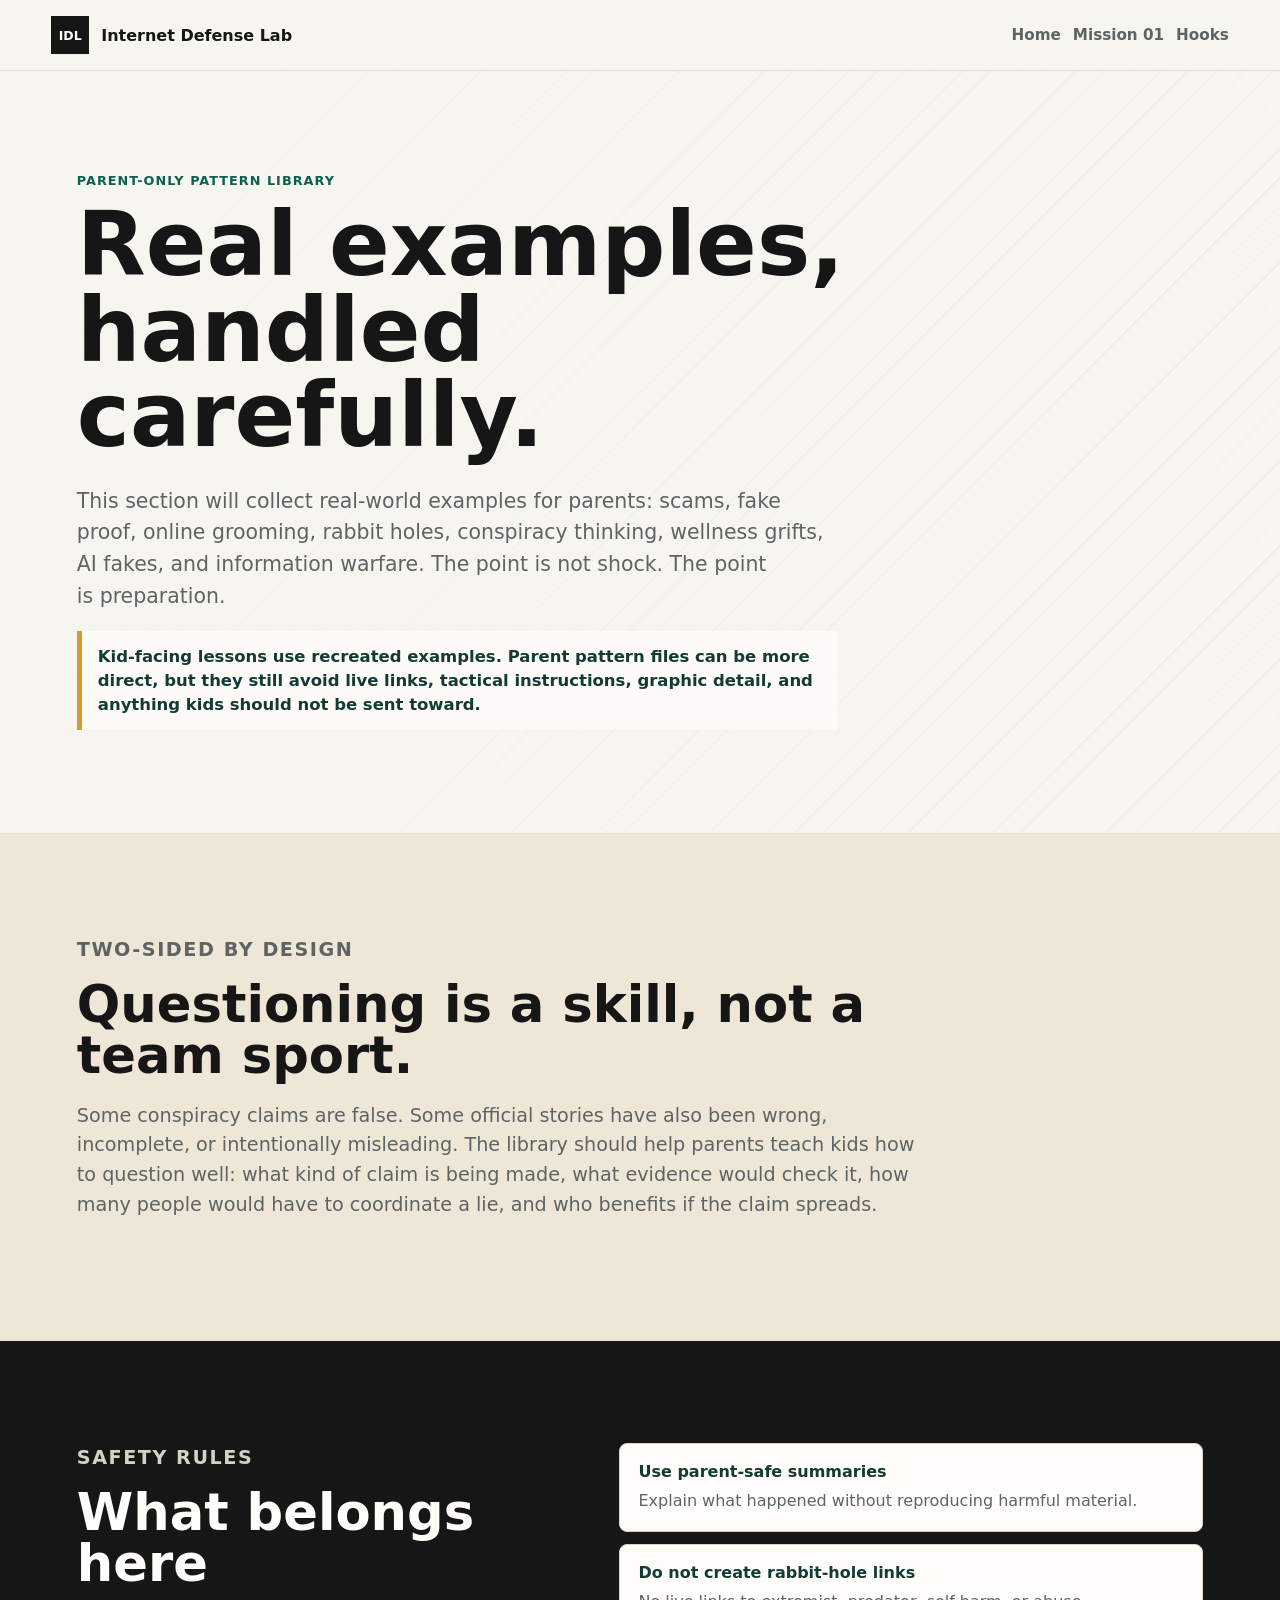
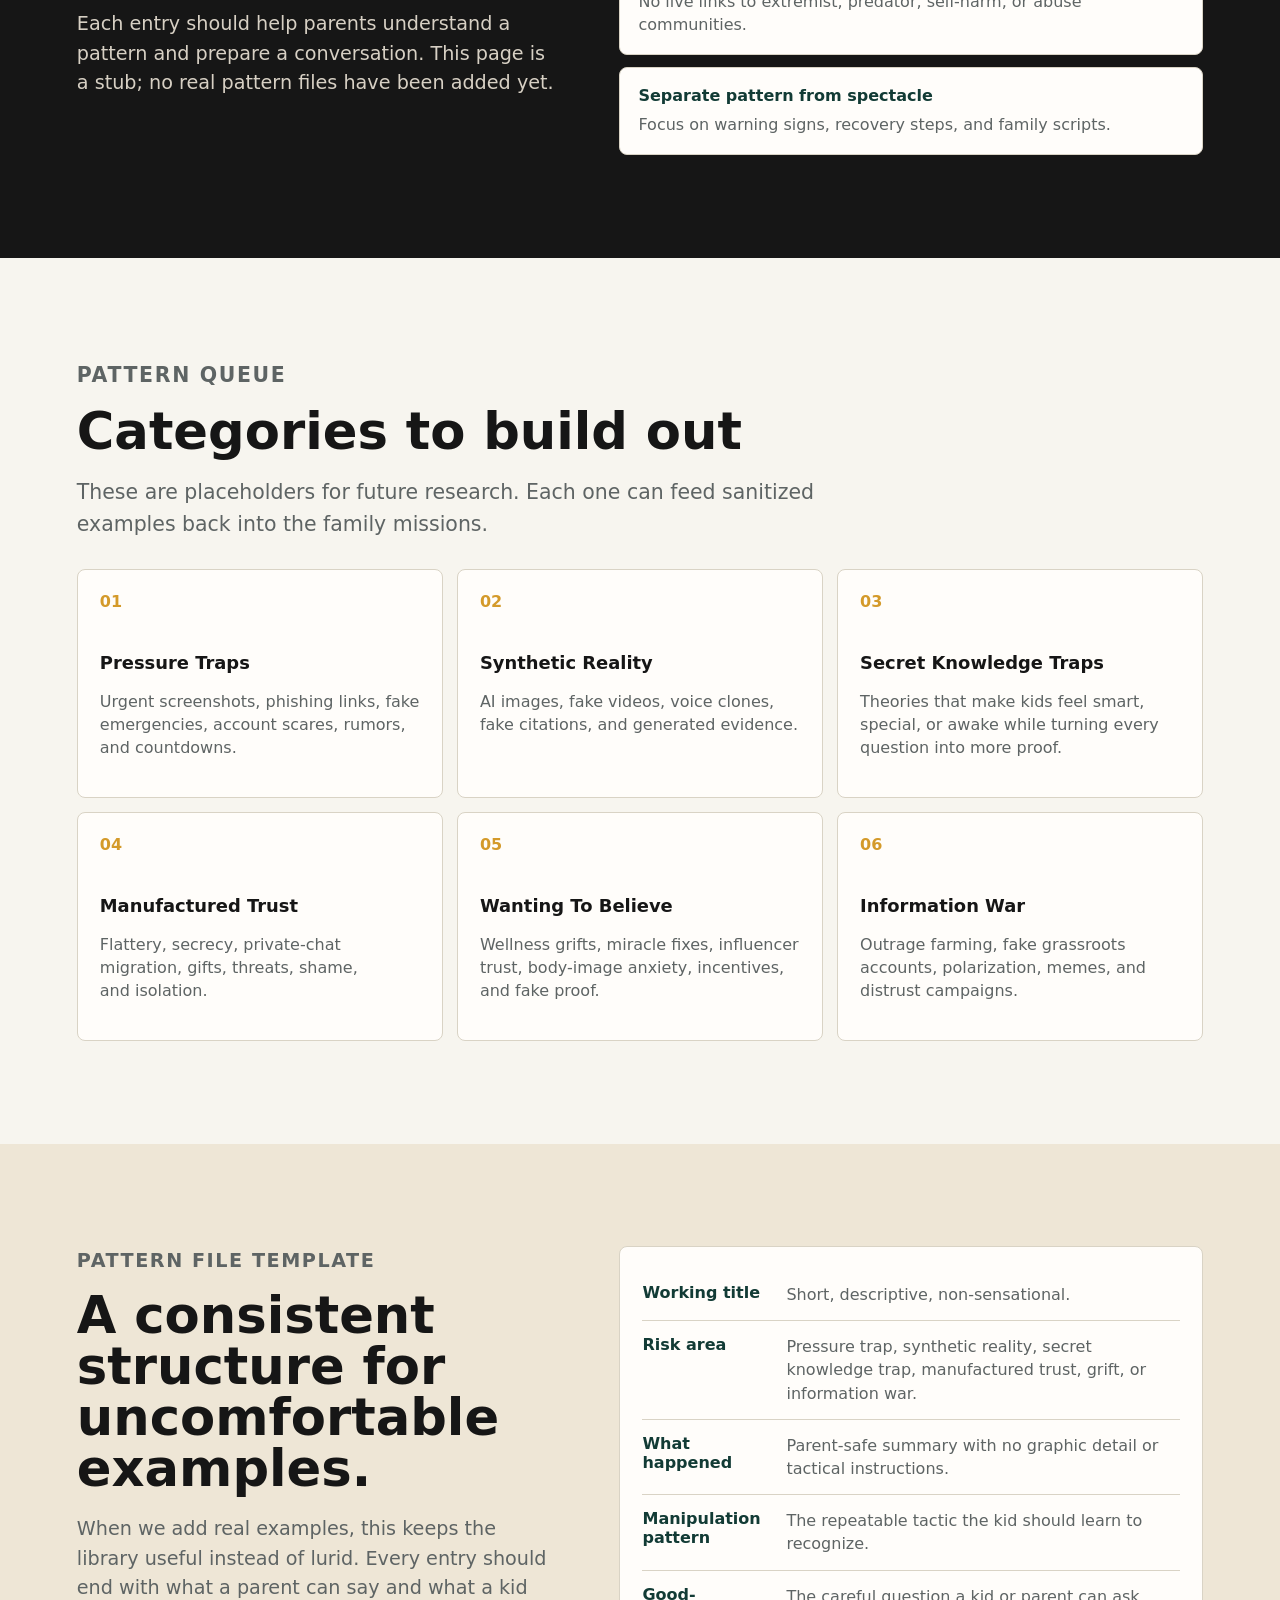
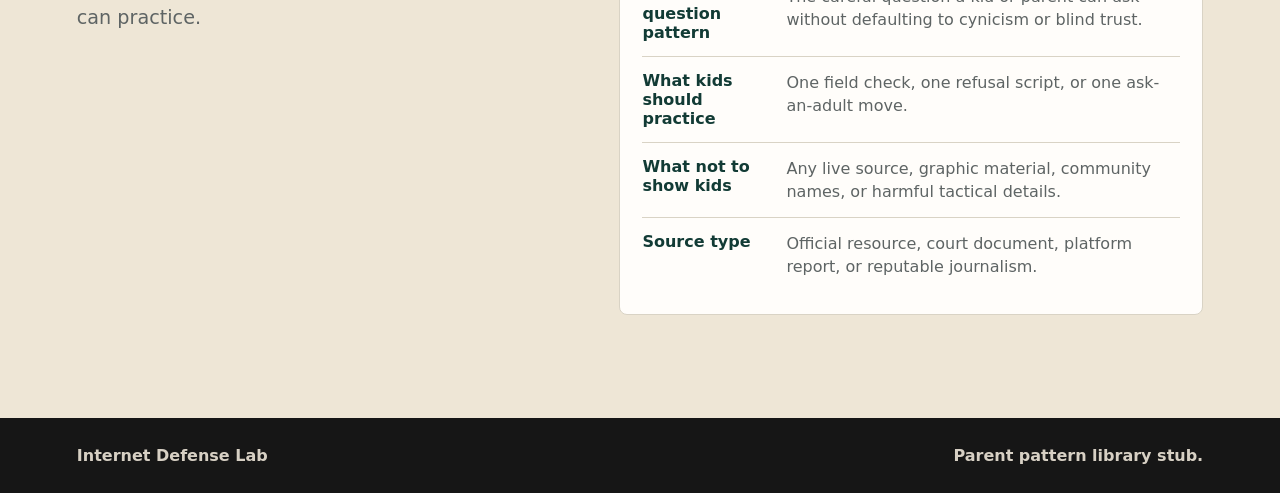
<file: pattern-library.html>
<!doctype html>
<html lang="en">
  <head>
    <meta charset="utf-8" />
    <meta name="viewport" content="width=device-width, initial-scale=1" />
    <title>Real-World Pattern Library | Internet Defense Lab</title>
    <link
      rel="icon"
      href="data:image/svg+xml,%3Csvg xmlns='http://www.w3.org/2000/svg' viewBox='0 0 64 64'%3E%3Crect width='64' height='64' fill='%23161616'/%3E%3Cpath d='M15 18h34v8H15zm0 13h34v6H15zm0 11h22v6H15z' fill='%23fffdfa'/%3E%3Cpath d='M43 39l6 6 9-12' fill='none' stroke='%23d49a2a' stroke-width='5' stroke-linecap='square'/%3E%3C/svg%3E"
    />
    <link rel="stylesheet" href="./styles.css" />
  </head>
  <body>
    <header class="site-header">
      <a class="brand" href="./index.html">
        <span class="brand-mark">IDL</span>
        <span>Internet Defense Lab</span>
      </a>
      <nav class="nav" aria-label="Pattern library navigation">
        <a href="./index.html">Home</a>
        <a href="./mission-01.html">Mission 01</a>
        <a href="./hooks.html">Hooks</a>
      </nav>
    </header>

    <main>
      <section class="case-library-hero">
        <p class="eyebrow">Parent-only pattern library</p>
        <h1>Real examples, handled carefully.</h1>
        <p class="hero-subhead">
          This section will collect real-world examples for parents: scams, fake proof, online grooming, rabbit holes,
          conspiracy thinking, wellness grifts, AI fakes, and information warfare. The point is not shock. The point is
          preparation.
        </p>
        <p class="plain-offer">
          Kid-facing lessons use recreated examples. Parent pattern files can be more direct, but they still avoid live
          links, tactical instructions, graphic detail, and anything kids should not be sent toward.
        </p>
      </section>

      <section class="case-library-band">
        <div>
          <p class="eyebrow">Two-sided by design</p>
          <h2>Questioning is a skill, not a team sport.</h2>
          <p>
            Some conspiracy claims are false. Some official stories have also been wrong, incomplete, or intentionally
            misleading. The library should help parents teach kids how to question well: what kind of claim is being
            made, what evidence would check it, how many people would have to coordinate a lie, and who benefits if the
            claim spreads.
          </p>
        </div>
      </section>

      <section class="case-safety-band">
        <div>
          <p class="eyebrow">Safety rules</p>
          <h2>What belongs here</h2>
          <p>
            Each entry should help parents understand a pattern and prepare a conversation. This page is a stub; no real
            pattern files have been added yet.
          </p>
        </div>
        <div class="case-rules">
          <div>
            <strong>Use parent-safe summaries</strong>
            <span>Explain what happened without reproducing harmful material.</span>
          </div>
          <div>
            <strong>Do not create rabbit-hole links</strong>
            <span>No live links to extremist, predator, self-harm, or abuse communities.</span>
          </div>
          <div>
            <strong>Separate pattern from spectacle</strong>
            <span>Focus on warning signs, recovery steps, and family scripts.</span>
          </div>
        </div>
      </section>

      <section class="section">
        <div class="section-heading">
          <p class="eyebrow">Pattern queue</p>
          <h2>Categories to build out</h2>
          <p>
            These are placeholders for future research. Each one can feed sanitized examples back into the family
            missions.
          </p>
        </div>
        <div class="case-category-grid">
          <article>
            <span>01</span>
            <h3>Pressure Traps</h3>
            <p>Urgent screenshots, phishing links, fake emergencies, account scares, rumors, and countdowns.</p>
          </article>
          <article>
            <span>02</span>
            <h3>Synthetic Reality</h3>
            <p>AI images, fake videos, voice clones, fake citations, and generated evidence.</p>
          </article>
          <article>
            <span>03</span>
            <h3>Secret Knowledge Traps</h3>
            <p>Theories that make kids feel smart, special, or awake while turning every question into more proof.</p>
          </article>
          <article>
            <span>04</span>
            <h3>Manufactured Trust</h3>
            <p>Flattery, secrecy, private-chat migration, gifts, threats, shame, and isolation.</p>
          </article>
          <article>
            <span>05</span>
            <h3>Wanting To Believe</h3>
            <p>Wellness grifts, miracle fixes, influencer trust, body-image anxiety, incentives, and fake proof.</p>
          </article>
          <article>
            <span>06</span>
            <h3>Information War</h3>
            <p>Outrage farming, fake grassroots accounts, polarization, memes, and distrust campaigns.</p>
          </article>
        </div>
      </section>

      <section class="case-template-section">
        <div class="case-template-copy">
          <p class="eyebrow">Pattern file template</p>
          <h2>A consistent structure for uncomfortable examples.</h2>
          <p>
            When we add real examples, this keeps the library useful instead of lurid. Every entry should end with what a
            parent can say and what a kid can practice.
          </p>
        </div>
        <div class="case-template">
          <dl>
            <div>
              <dt>Working title</dt>
              <dd>Short, descriptive, non-sensational.</dd>
            </div>
            <div>
              <dt>Risk area</dt>
              <dd>Pressure trap, synthetic reality, secret knowledge trap, manufactured trust, grift, or information war.</dd>
            </div>
            <div>
              <dt>What happened</dt>
              <dd>Parent-safe summary with no graphic detail or tactical instructions.</dd>
            </div>
            <div>
              <dt>Manipulation pattern</dt>
              <dd>The repeatable tactic the kid should learn to recognize.</dd>
            </div>
            <div>
              <dt>Good-question pattern</dt>
              <dd>The careful question a kid or parent can ask without defaulting to cynicism or blind trust.</dd>
            </div>
            <div>
              <dt>What kids should practice</dt>
              <dd>One field check, one refusal script, or one ask-an-adult move.</dd>
            </div>
            <div>
              <dt>What not to show kids</dt>
              <dd>Any live source, graphic material, community names, or harmful tactical details.</dd>
            </div>
            <div>
              <dt>Source type</dt>
              <dd>Official resource, court document, platform report, or reputable journalism.</dd>
            </div>
          </dl>
        </div>
      </section>
    </main>

    <footer class="footer">
      <span>Internet Defense Lab</span>
      <span>Parent pattern library stub.</span>
    </footer>
  </body>
</html>
</file>
<file: styles.css>
:root {
  color-scheme: light;
  --ink: #161616;
  --muted: #5e6464;
  --paper: #f7f5ef;
  --white: #fffdfa;
  --line: #d9d3c5;
  --green: #0d5f4f;
  --green-2: #123b35;
  --red: #b33a2f;
  --gold: #d49a2a;
  --blue: #375a7f;
  --shadow: 0 24px 70px rgba(21, 27, 25, 0.16);
  font-family:
    Inter, ui-sans-serif, system-ui, -apple-system, BlinkMacSystemFont, "Segoe UI", sans-serif;
}

* {
  box-sizing: border-box;
}

html {
  scroll-behavior: smooth;
}

body {
  margin: 0;
  background: var(--paper);
  color: var(--ink);
}

a {
  color: inherit;
}

.site-header {
  position: sticky;
  top: 0;
  z-index: 10;
  display: flex;
  align-items: center;
  justify-content: space-between;
  gap: 24px;
  padding: 16px clamp(18px, 4vw, 56px);
  background: rgba(247, 245, 239, 0.92);
  border-bottom: 1px solid rgba(22, 22, 22, 0.1);
  backdrop-filter: blur(16px);
}

.brand,
.nav {
  display: flex;
  align-items: center;
  gap: 12px;
}

.brand {
  font-weight: 800;
  text-decoration: none;
}

.brand-mark {
  display: inline-grid;
  width: 38px;
  height: 38px;
  place-items: center;
  background: var(--ink);
  color: var(--white);
  font-size: 0.78rem;
  letter-spacing: 0;
}

.nav a {
  color: var(--muted);
  font-size: 0.95rem;
  font-weight: 700;
  text-decoration: none;
}

.hero {
  display: grid;
  min-height: calc(100svh - 72px);
  grid-template-columns: minmax(0, 1fr) minmax(320px, 0.82fr);
  align-items: center;
  gap: clamp(28px, 6vw, 76px);
  padding: clamp(46px, 7vw, 92px) clamp(18px, 6vw, 88px) 36px;
  overflow: hidden;
}

.mission-hero {
  min-height: 62svh;
  padding: clamp(54px, 8vw, 112px) clamp(18px, 6vw, 88px);
  background:
    linear-gradient(90deg, rgba(247, 245, 239, 0.94), rgba(247, 245, 239, 0.72)),
    repeating-linear-gradient(135deg, #d9d3c5 0 1px, transparent 1px 20px);
}

.hook-intro {
  padding: clamp(54px, 8vw, 112px) clamp(18px, 6vw, 88px) clamp(32px, 5vw, 64px);
}

.hook-variant {
  display: grid;
  grid-template-columns: minmax(0, 0.95fr) minmax(300px, 0.42fr);
  gap: clamp(24px, 5vw, 72px);
  align-items: center;
  padding: clamp(52px, 8vw, 104px) clamp(18px, 6vw, 88px);
  border-top: 1px solid var(--line);
}

.hook-variant.alt {
  background: #eee6d6;
}

.hook-copy p {
  max-width: 760px;
  color: var(--muted);
  font-size: clamp(1.05rem, 2vw, 1.28rem);
  line-height: 1.55;
}

.hook-notes {
  border: 1px solid var(--line);
  border-radius: 8px;
  background: var(--white);
  padding: 24px;
}

.hook-notes p {
  color: var(--muted);
  line-height: 1.45;
}

.hook-notes strong {
  display: block;
  color: var(--green-2);
  line-height: 1.35;
}

.hero-copy {
  max-width: 780px;
}

.eyebrow {
  margin: 0 0 14px;
  color: var(--green);
  font-size: 0.8rem;
  font-weight: 900;
  letter-spacing: 0.08em;
  text-transform: uppercase;
}

h1,
h2,
h3,
p {
  text-wrap: pretty;
}

h1 {
  max-width: 850px;
  margin: 0;
  font-size: clamp(2.65rem, 7vw, 6.35rem);
  line-height: 0.95;
  letter-spacing: 0;
}

h2 {
  margin: 0;
  font-size: clamp(2rem, 4vw, 4rem);
  line-height: 1;
  letter-spacing: 0;
}

h3 {
  margin: 0;
  font-size: 1.12rem;
  line-height: 1.15;
}

.hero-subhead,
.section-heading p,
.sample-copy p,
.beta-copy p,
.problem-band p,
.escape-plan p {
  color: var(--muted);
  font-size: clamp(1.05rem, 2vw, 1.28rem);
  line-height: 1.55;
}

.hero-subhead {
  max-width: 760px;
  margin: 28px 0 0;
}

.plain-offer,
.hook-definition {
  max-width: 760px;
  margin: 18px 0 0;
  border-left: 5px solid var(--gold);
  background: rgba(255, 253, 250, 0.74);
  color: var(--green-2);
  padding: 14px 16px;
  font-size: 1.03rem;
  font-weight: 800;
  line-height: 1.45;
}

.hook-definition {
  margin-bottom: 18px;
}

.hero-actions,
.trust-line {
  display: flex;
  flex-wrap: wrap;
  align-items: center;
  gap: 12px;
}

.hero-actions {
  margin-top: 32px;
}

.button {
  display: inline-flex;
  min-height: 48px;
  align-items: center;
  justify-content: center;
  padding: 0 18px;
  border: 1px solid var(--ink);
  border-radius: 6px;
  font-weight: 850;
  text-decoration: none;
  cursor: pointer;
}

.button.primary {
  background: var(--ink);
  color: var(--white);
}

.button.secondary {
  background: transparent;
}

.trust-line {
  margin-top: 22px;
  color: var(--muted);
  font-size: 0.93rem;
  font-weight: 750;
}

.trust-line span {
  border-left: 3px solid var(--gold);
  padding-left: 10px;
}

.mission-preview {
  width: min(100%, 520px);
  justify-self: center;
  overflow: hidden;
  border: 1px solid #252525;
  border-radius: 8px;
  background: #1f2725;
  box-shadow: var(--shadow);
}

.preview-topbar {
  display: flex;
  align-items: center;
  gap: 8px;
  padding: 14px 16px;
  border-bottom: 1px solid rgba(255, 255, 255, 0.15);
}

.dot {
  width: 10px;
  height: 10px;
  border-radius: 50%;
}

.dot.red {
  background: #ef6a5b;
}

.dot.yellow {
  background: #f2c35d;
}

.dot.green {
  background: #71c59b;
}

.preview-label {
  margin-left: auto;
  color: #d8e5dd;
  font-size: 0.8rem;
  font-weight: 850;
}

.preview-body {
  display: grid;
  gap: 16px;
  padding: 18px;
}

.case-card,
.scanner-card {
  border-radius: 6px;
  background: #f2eadc;
  padding: 18px;
}

.case-label {
  margin: 0 0 12px;
  color: var(--green);
  font-size: 0.78rem;
  font-weight: 900;
  text-transform: uppercase;
}

.fake-post {
  display: grid;
  grid-template-columns: 42px 1fr;
  gap: 12px;
  padding: 14px;
  background: var(--white);
  border: 1px solid var(--line);
}

.fake-post p {
  margin: 6px 0 0;
  color: var(--muted);
  line-height: 1.35;
}

.avatar {
  width: 42px;
  height: 42px;
  border-radius: 50%;
  background: linear-gradient(135deg, var(--blue), var(--gold));
}

.evidence-grid {
  display: grid;
  grid-template-columns: repeat(4, 1fr);
  gap: 8px;
  margin-top: 12px;
}

.evidence-grid span {
  min-height: 44px;
  display: grid;
  place-items: center;
  border: 1px solid var(--line);
  color: var(--green-2);
  font-size: 0.78rem;
  font-weight: 850;
}

.scanner-card {
  position: relative;
  overflow: hidden;
  background: #102e2a;
  color: #edf7f0;
}

.scanner-card p {
  margin: 0 0 8px;
  color: #9dd2c2;
  font-size: 0.8rem;
  font-weight: 850;
  text-transform: uppercase;
}

.scan-line {
  position: absolute;
  inset: auto 0 22px;
  height: 2px;
  background: var(--gold);
  box-shadow: 0 0 22px var(--gold);
  animation: scan 2.6s infinite ease-in-out;
}

@keyframes scan {
  0% {
    transform: translateY(-58px);
  }
  50% {
    transform: translateY(0);
  }
  100% {
    transform: translateY(-58px);
  }
}

.problem-band,
.section,
.sample-section,
.demo,
.escape-plan,
.beta,
.lesson-band,
.case-library-band,
.case-safety-band,
.case-template-section {
  padding: clamp(52px, 8vw, 104px) clamp(18px, 6vw, 88px);
}

.problem-band {
  background: var(--ink);
  color: var(--white);
}

.problem-band > div {
  max-width: 980px;
}

.problem-band p {
  color: #d7d0c4;
  max-width: 820px;
}

.case-library-hero {
  padding: clamp(54px, 8vw, 112px) clamp(18px, 6vw, 88px);
  background:
    linear-gradient(90deg, rgba(247, 245, 239, 0.96), rgba(247, 245, 239, 0.76)),
    repeating-linear-gradient(135deg, #d9d3c5 0 1px, transparent 1px 20px);
}

.case-library-band {
  background: #eee6d6;
}

.case-library-band > div {
  max-width: 860px;
}

.case-library-band p,
.case-safety-band p,
.case-template-copy p {
  color: var(--muted);
  font-size: clamp(1.05rem, 2vw, 1.2rem);
  line-height: 1.55;
}

.case-safety-band,
.case-template-section {
  display: grid;
  grid-template-columns: minmax(0, 0.82fr) minmax(320px, 1fr);
  gap: clamp(24px, 5vw, 72px);
  align-items: start;
}

.case-safety-band {
  background: var(--ink);
  color: var(--white);
}

.case-safety-band p {
  color: #d7d0c4;
}

.case-rules {
  display: grid;
  gap: 12px;
}

.case-rules div,
.case-category-grid article,
.case-template {
  border: 1px solid var(--line);
  border-radius: 8px;
  background: var(--white);
}

.case-rules div {
  display: grid;
  gap: 8px;
  padding: 18px;
}

.case-rules strong {
  color: var(--green-2);
}

.case-rules span,
.case-category-grid p,
.case-template dd {
  color: var(--muted);
  line-height: 1.45;
}

.case-category-grid {
  display: grid;
  grid-template-columns: repeat(3, minmax(0, 1fr));
  gap: 14px;
}

.case-category-grid article {
  min-height: 210px;
  padding: 22px;
}

.case-category-grid span {
  display: inline-flex;
  margin-bottom: 42px;
  color: var(--gold);
  font-weight: 900;
}

.case-template-section {
  background: #eee6d6;
}

.case-template {
  padding: 22px;
}

.case-template dl {
  display: grid;
  gap: 0;
  margin: 0;
}

.case-template div {
  display: grid;
  grid-template-columns: minmax(130px, 0.32fr) 1fr;
  gap: 14px;
  padding: 14px 0;
  border-bottom: 1px solid var(--line);
}

.case-template div:last-child {
  border-bottom: 0;
}

.case-template dt {
  color: var(--green-2);
  font-weight: 900;
}

.case-template dd {
  margin: 0;
}

.section-heading {
  max-width: 780px;
  margin-bottom: 28px;
}

.how-it-works {
  display: grid;
  grid-template-columns: repeat(3, minmax(0, 1fr));
  gap: 12px;
  margin-bottom: 22px;
}

.how-it-works div {
  display: grid;
  gap: 8px;
  border: 1px solid var(--line);
  border-radius: 8px;
  background: var(--white);
  padding: 18px;
}

.how-it-works strong {
  color: var(--green-2);
}

.how-it-works span {
  color: var(--muted);
  line-height: 1.4;
}

.mission-grid {
  display: grid;
  grid-template-columns: repeat(4, minmax(0, 1fr));
  gap: 14px;
}

.mission-card,
.checklist,
.challenge-card,
.signup {
  border: 1px solid var(--line);
  border-radius: 8px;
  background: var(--white);
}

.mission-card {
  min-height: 230px;
  padding: 22px;
}

.mission-card.active {
  background: var(--green-2);
  color: var(--white);
}

.mission-card span {
  display: inline-flex;
  margin-bottom: 50px;
  color: var(--gold);
  font-size: 0.9rem;
  font-weight: 900;
}

.mission-card p,
.challenge-card p {
  color: var(--muted);
  line-height: 1.45;
}

.mission-card small {
  display: block;
  margin-top: 16px;
  color: var(--green-2);
  font-weight: 850;
  line-height: 1.35;
}

.mission-card.active p {
  color: #d9e6df;
}

.mission-card.active small {
  color: #f3d18c;
}

.sample-section,
.beta,
.lesson-band {
  display: grid;
  grid-template-columns: minmax(0, 0.95fr) minmax(320px, 0.55fr);
  gap: clamp(24px, 5vw, 72px);
  align-items: start;
  background: #eee6d6;
}

.lesson-main p {
  color: var(--muted);
  font-size: 1.16rem;
  line-height: 1.55;
}

.case-stack {
  display: grid;
  gap: 18px;
}

.case-file {
  position: relative;
  display: grid;
  gap: 16px;
  overflow: hidden;
  border: 1px solid var(--line);
  border-radius: 8px;
  background: #16211f;
  padding: 16px;
  box-shadow: 0 18px 46px rgba(21, 27, 25, 0.12);
}

.case-file::after {
  content: "";
  position: absolute;
  inset: 50px 0 auto;
  height: 2px;
  background: linear-gradient(90deg, transparent, rgba(212, 154, 42, 0.95), transparent);
  box-shadow: 0 0 18px rgba(212, 154, 42, 0.62);
  opacity: 0.72;
  animation: caseScan 3.8s infinite ease-in-out;
  pointer-events: none;
}

.case-file:nth-child(2)::after {
  animation-delay: 0.45s;
}

.case-file:nth-child(3)::after {
  animation-delay: 0.9s;
}

@keyframes caseScan {
  0% {
    transform: translateY(-44px);
  }
  50% {
    transform: translateY(178px);
  }
  100% {
    transform: translateY(-44px);
  }
}

.case-meta {
  display: flex;
  align-items: center;
  justify-content: space-between;
  gap: 12px;
}

.case-meta .tag {
  flex: 0 0 auto;
  margin-bottom: 0;
}

.case-status {
  border: 1px solid rgba(255, 255, 255, 0.18);
  border-radius: 999px;
  color: #edf7f0;
  font-size: 0.74rem;
  font-weight: 900;
  letter-spacing: 0.04em;
  padding: 6px 10px;
  text-transform: uppercase;
}

.case-status.risk {
  background: rgba(179, 58, 47, 0.36);
}

.case-status.check {
  background: rgba(13, 95, 79, 0.56);
}

.case-status.caution {
  background: rgba(212, 154, 42, 0.36);
}

.screenshot-frame {
  position: relative;
  overflow: hidden;
  border: 1px solid rgba(255, 255, 255, 0.16);
  border-radius: 7px;
  background: #f4f1ea;
  color: var(--ink);
}

.screenshot-attachment {
  background:
    radial-gradient(circle at 18px 18px, rgba(255, 255, 255, 0.62) 0 2px, transparent 3px),
    #dfe5e3;
  padding: 12px;
}

.sent-caption {
  margin-bottom: 10px;
  color: #4d5553;
  font-size: 0.78rem;
  font-weight: 900;
  text-align: center;
  text-transform: uppercase;
}

.image-attachment {
  overflow: hidden;
  width: min(100%, 330px);
  margin: 0 auto;
  border: 1px solid rgba(22, 22, 22, 0.22);
  border-radius: 4px;
  background: #fffdfa;
  box-shadow:
    0 16px 34px rgba(22, 22, 22, 0.16),
    0 0 0 8px rgba(255, 255, 255, 0.34);
}

.case-file:nth-child(1) .image-attachment {
  transform: rotate(-0.8deg);
}

.case-file:nth-child(2) .image-attachment {
  transform: rotate(0.6deg);
}

.case-file:nth-child(3) .image-attachment {
  transform: rotate(-0.35deg);
}

.capture-header,
.browser-bar {
  display: flex;
  align-items: center;
  justify-content: space-between;
  gap: 12px;
  min-height: 34px;
  border-bottom: 1px solid #ddd6c8;
  background: #fffdfa;
  color: var(--muted);
  font-size: 0.72rem;
  font-weight: 900;
  padding: 0 10px;
  text-transform: uppercase;
}

.capture-header.missing-source {
  background: repeating-linear-gradient(135deg, #f8eee6 0 8px, #fffdfa 8px 16px);
}

.capture-header.cropped {
  background: repeating-linear-gradient(135deg, #f4f1ea 0 8px, #e5ded0 8px 16px);
}

.browser-bar {
  justify-content: center;
  background: #ecf3ef;
  color: var(--green);
  text-transform: none;
}

.capture-body {
  padding: 14px;
}

.rumor-capture {
  min-height: 174px;
  background:
    linear-gradient(rgba(255, 253, 250, 0.88), rgba(255, 253, 250, 0.9)),
    repeating-linear-gradient(0deg, transparent 0 21px, rgba(22, 22, 22, 0.07) 21px 22px);
}

.verified-capture {
  background: #fffdfa;
}

.cropped-capture {
  min-height: 140px;
  background:
    linear-gradient(rgba(255, 253, 250, 0.86), rgba(255, 253, 250, 0.88)),
    repeating-linear-gradient(90deg, #fffdfa 0 12px, #f1eadf 12px 24px);
}

.urgent-stamp {
  display: inline-flex;
  border: 2px solid var(--red);
  color: var(--red);
  font-size: 0.72rem;
  font-weight: 950;
  letter-spacing: 0.08em;
  padding: 4px 7px;
  text-transform: uppercase;
  transform: rotate(-3deg);
}

.screenshot-claim {
  margin: 16px 0 6px;
  color: var(--ink);
  font-size: 1.08rem;
  font-weight: 950;
  line-height: 1.08;
}

.screenshot-subclaim {
  margin: 0;
  color: var(--muted);
  line-height: 1.35;
}

.redacted-lines {
  display: grid;
  gap: 7px;
  margin-top: 18px;
}

.redacted-lines span {
  display: block;
  height: 8px;
  background: #ded7c8;
}

.redacted-lines span:nth-child(2) {
  width: 74%;
}

.redacted-lines span:nth-child(3) {
  width: 48%;
}

.screenshot-top {
  display: flex;
  align-items: center;
  justify-content: space-between;
  gap: 12px;
  min-height: 38px;
  border-bottom: 1px solid #ddd6c8;
  background: #fffdfa;
  color: var(--muted);
  font-size: 0.78rem;
  font-weight: 850;
  padding: 0 12px;
}

.screenshot-top.cropped {
  background: repeating-linear-gradient(135deg, #f4f1ea 0 8px, #e5ded0 8px 16px);
}

.message-row {
  display: grid;
  gap: 6px;
  margin: 14px;
  max-width: 88%;
  border-radius: 18px;
  padding: 12px 14px;
}

.message-row.incoming {
  background: #ffffff;
  border-bottom-left-radius: 5px;
}

.message-row.outgoing {
  margin-left: auto;
  background: #d9efe8;
  border-bottom-right-radius: 5px;
}

.message-row p,
.post-body {
  margin: 0;
  color: var(--ink);
  line-height: 1.35;
}

.message-name {
  color: var(--red);
  font-size: 0.72rem;
  font-weight: 900;
  text-transform: uppercase;
}

.crop-warning,
.source-link,
.missing-strip {
  margin: 12px 14px 14px;
  border: 1px dashed rgba(179, 58, 47, 0.54);
  background: #fff8e6;
  color: var(--red);
  font-size: 0.78rem;
  font-weight: 900;
  padding: 9px 10px;
  text-transform: uppercase;
}

.source-link {
  border-color: rgba(13, 95, 79, 0.45);
  background: #eaf5ef;
  color: var(--green);
  text-transform: none;
}

.missing-strip {
  margin: 0;
  border-width: 0 0 1px;
  border-style: dashed;
  border-radius: 0;
  background: #2e3432;
  color: #f3d18c;
  text-align: center;
}

.screenshot-attachment .crop-warning {
  margin: 12px 0 0;
}

.post-author {
  display: grid;
  grid-template-columns: 40px 1fr;
  gap: 10px;
  align-items: center;
  margin: 14px 14px 0;
}

.capture-body .post-author {
  margin: 0 0 12px;
}

.post-author small {
  display: block;
  color: var(--muted);
  line-height: 1.35;
}

.post-avatar {
  width: 40px;
  height: 40px;
  border-radius: 50%;
  background: linear-gradient(135deg, var(--green), var(--blue));
}

.post-body {
  margin: 14px;
  border: 1px solid #ddd6c8;
  background: #fffdfa;
  padding: 12px;
}

.capture-body .post-body {
  margin: 0;
}

.capture-body .source-link {
  margin: 12px 0 0;
}

.case-analysis {
  border-top: 1px solid rgba(255, 255, 255, 0.14);
  padding-top: 14px;
}

.case-analysis h3 {
  color: var(--white);
}

.case-analysis p {
  color: #d9e6df;
  line-height: 1.45;
}

.case-analysis strong {
  color: #f3d18c;
}

.script-block {
  display: grid;
  gap: 10px;
  margin-top: 20px;
}

.script-block p {
  margin: 0;
  border-left: 4px solid var(--gold);
  background: var(--white);
  color: var(--green-2);
  padding: 14px 16px;
  font-size: 1rem;
  font-weight: 750;
}

.sample-copy p,
.beta-copy p {
  max-width: 760px;
}

.checklist {
  padding: 26px;
}

.checklist ul {
  display: grid;
  gap: 14px;
  margin: 18px 0 0;
  padding: 0 0 0 20px;
  color: var(--muted);
  line-height: 1.45;
}

.demo-header {
  max-width: 820px;
}

.challenge-layout {
  display: grid;
  grid-template-columns: repeat(3, minmax(0, 1fr));
  gap: 14px;
  margin-top: 28px;
}

.challenge-card {
  min-height: 210px;
  padding: 22px;
  text-align: left;
  transition:
    transform 160ms ease,
    border-color 160ms ease,
    box-shadow 160ms ease;
}

.challenge-card:hover,
.challenge-card:focus-visible {
  border-color: var(--green);
  box-shadow: 0 16px 36px rgba(18, 59, 53, 0.14);
  transform: translateY(-2px);
}

.challenge-card.selected {
  border-color: var(--red);
  box-shadow: 0 0 0 3px rgba(179, 58, 47, 0.16);
}

.tag {
  display: inline-grid;
  width: 34px;
  height: 34px;
  margin-bottom: 46px;
  place-items: center;
  background: var(--ink);
  color: var(--white);
  font-weight: 900;
}

.answer {
  min-height: 72px;
  margin: 18px 0 0;
  padding: 18px;
  border-left: 5px solid var(--gold);
  background: #fff8e6;
  color: var(--green-2);
  font-weight: 750;
  line-height: 1.45;
}

.escape-plan {
  display: grid;
  grid-template-columns: minmax(0, 0.5fr) minmax(320px, 1fr);
  gap: clamp(24px, 5vw, 72px);
}

.plan-columns {
  display: grid;
  grid-template-columns: repeat(2, minmax(0, 1fr));
  gap: 18px;
}

.plan-columns > div {
  border-top: 4px solid var(--green);
  background: var(--white);
  padding: 24px;
}

.plan-columns ol {
  display: grid;
  gap: 10px;
  padding-left: 20px;
  color: var(--muted);
  line-height: 1.4;
}

.signup {
  display: grid;
  gap: 16px;
  padding: 24px;
}

label {
  display: grid;
  gap: 8px;
  color: var(--green-2);
  font-size: 0.9rem;
  font-weight: 850;
}

input,
select {
  width: 100%;
  min-height: 46px;
  border: 1px solid var(--line);
  border-radius: 6px;
  background: #fff;
  color: var(--ink);
  font: inherit;
  padding: 0 12px;
}

.form-note {
  margin: 0;
  color: var(--muted);
  font-size: 0.88rem;
  line-height: 1.4;
}

.footer {
  display: flex;
  flex-wrap: wrap;
  justify-content: space-between;
  gap: 16px;
  padding: 28px clamp(18px, 6vw, 88px);
  background: var(--ink);
  color: #d7d0c4;
  font-weight: 700;
}

@media (max-width: 920px) {
  .hero,
  .sample-section,
  .escape-plan,
  .beta,
  .lesson-band,
  .hook-variant,
  .case-safety-band,
  .case-template-section {
    grid-template-columns: 1fr;
  }

  .hero {
    min-height: auto;
  }

  .mission-preview {
    justify-self: start;
  }

  .mission-grid,
  .challenge-layout,
  .how-it-works {
    grid-template-columns: repeat(2, minmax(0, 1fr));
  }

  .case-category-grid {
    grid-template-columns: repeat(2, minmax(0, 1fr));
  }
}

@media print {
  .site-header,
  .footer,
  .mission-hero,
  .lesson-band,
  .section,
  .sample-section {
    display: none;
  }

  body {
    background: #fff;
  }

  .escape-plan {
    display: block;
    padding: 0;
  }

  .plan-columns {
    grid-template-columns: 1fr 1fr;
  }
}

@media (max-width: 640px) {
  .site-header {
    align-items: flex-start;
    flex-direction: column;
  }

  .nav {
    width: 100%;
    justify-content: space-between;
  }

  .hero {
    padding-top: 34px;
  }

  .hero-actions .button {
    width: 100%;
  }

  .mission-grid,
  .challenge-layout,
  .plan-columns,
  .evidence-grid,
  .how-it-works,
  .case-category-grid,
  .case-template div {
    grid-template-columns: 1fr;
  }

  .mission-card,
  .challenge-card,
  .case-category-grid article {
    min-height: 0;
  }

  .mission-card span,
  .tag,
  .case-category-grid span {
    margin-bottom: 22px;
  }
}
</file>
